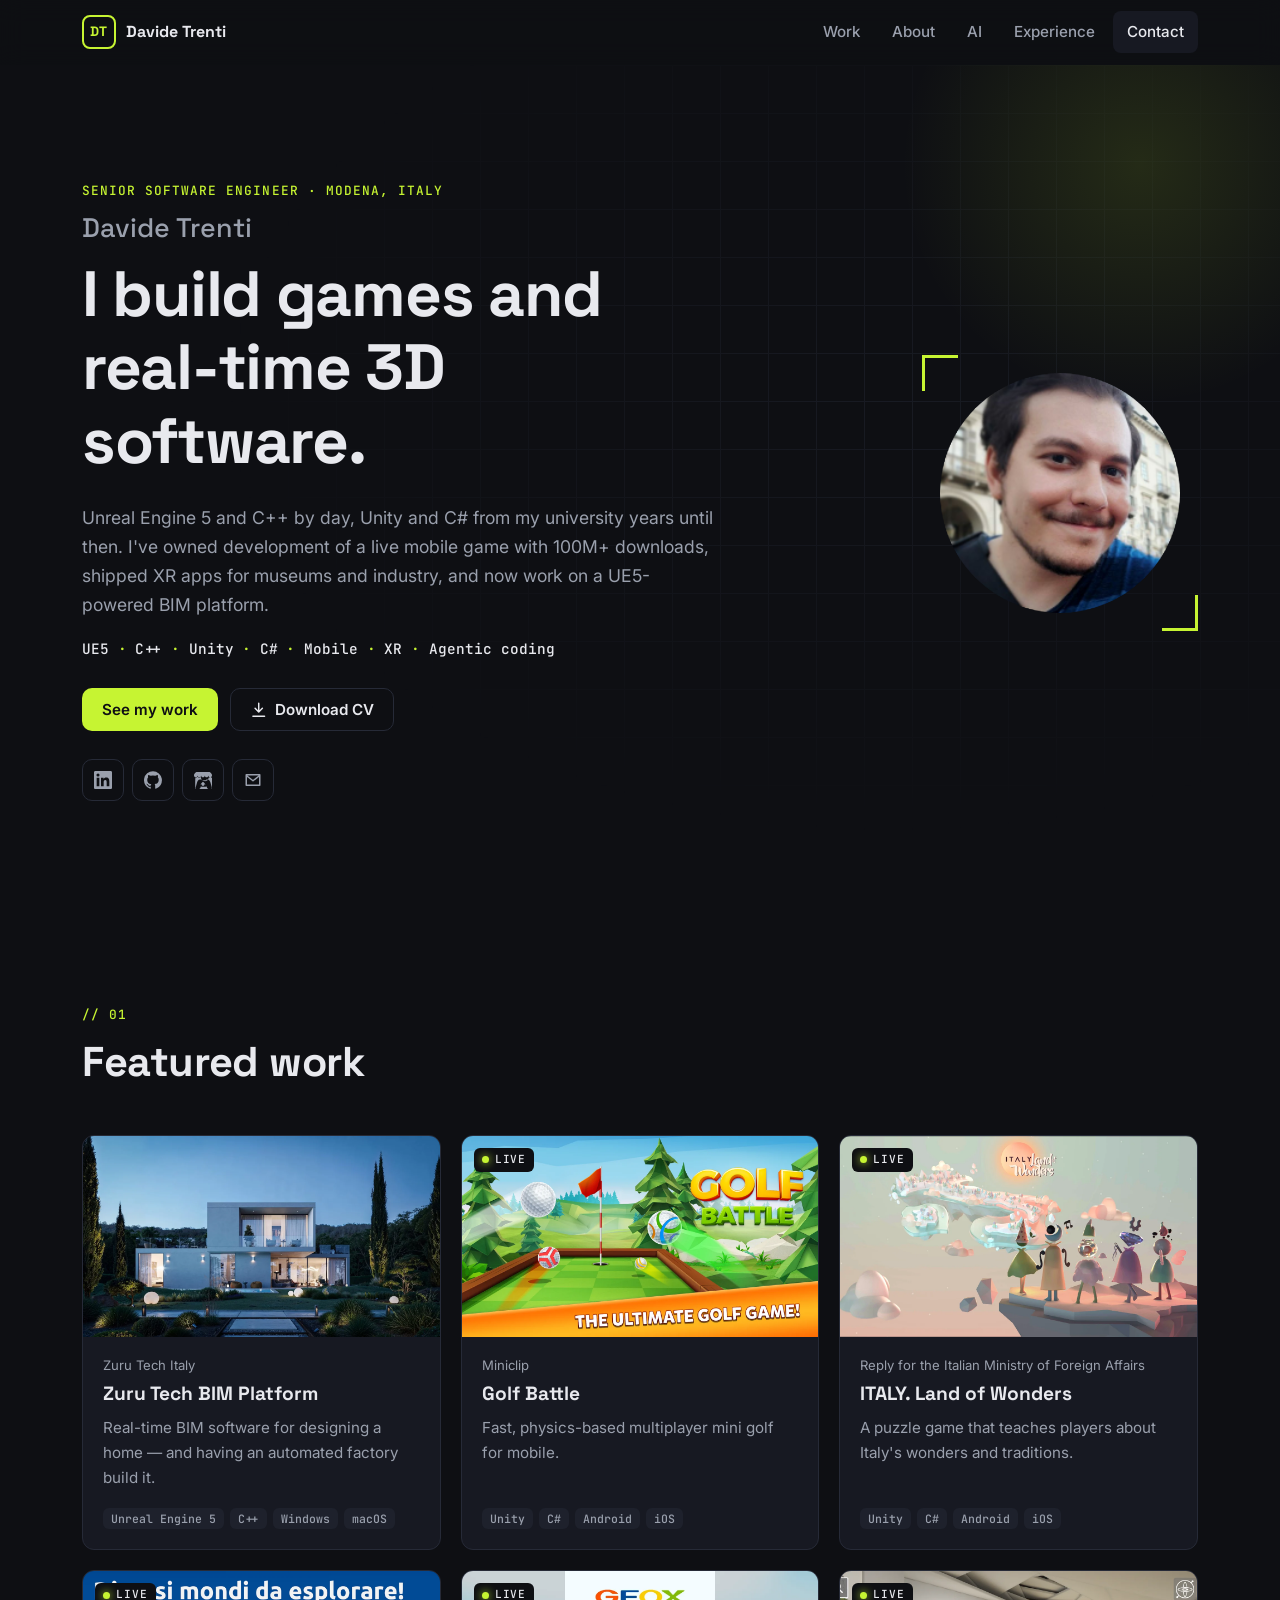
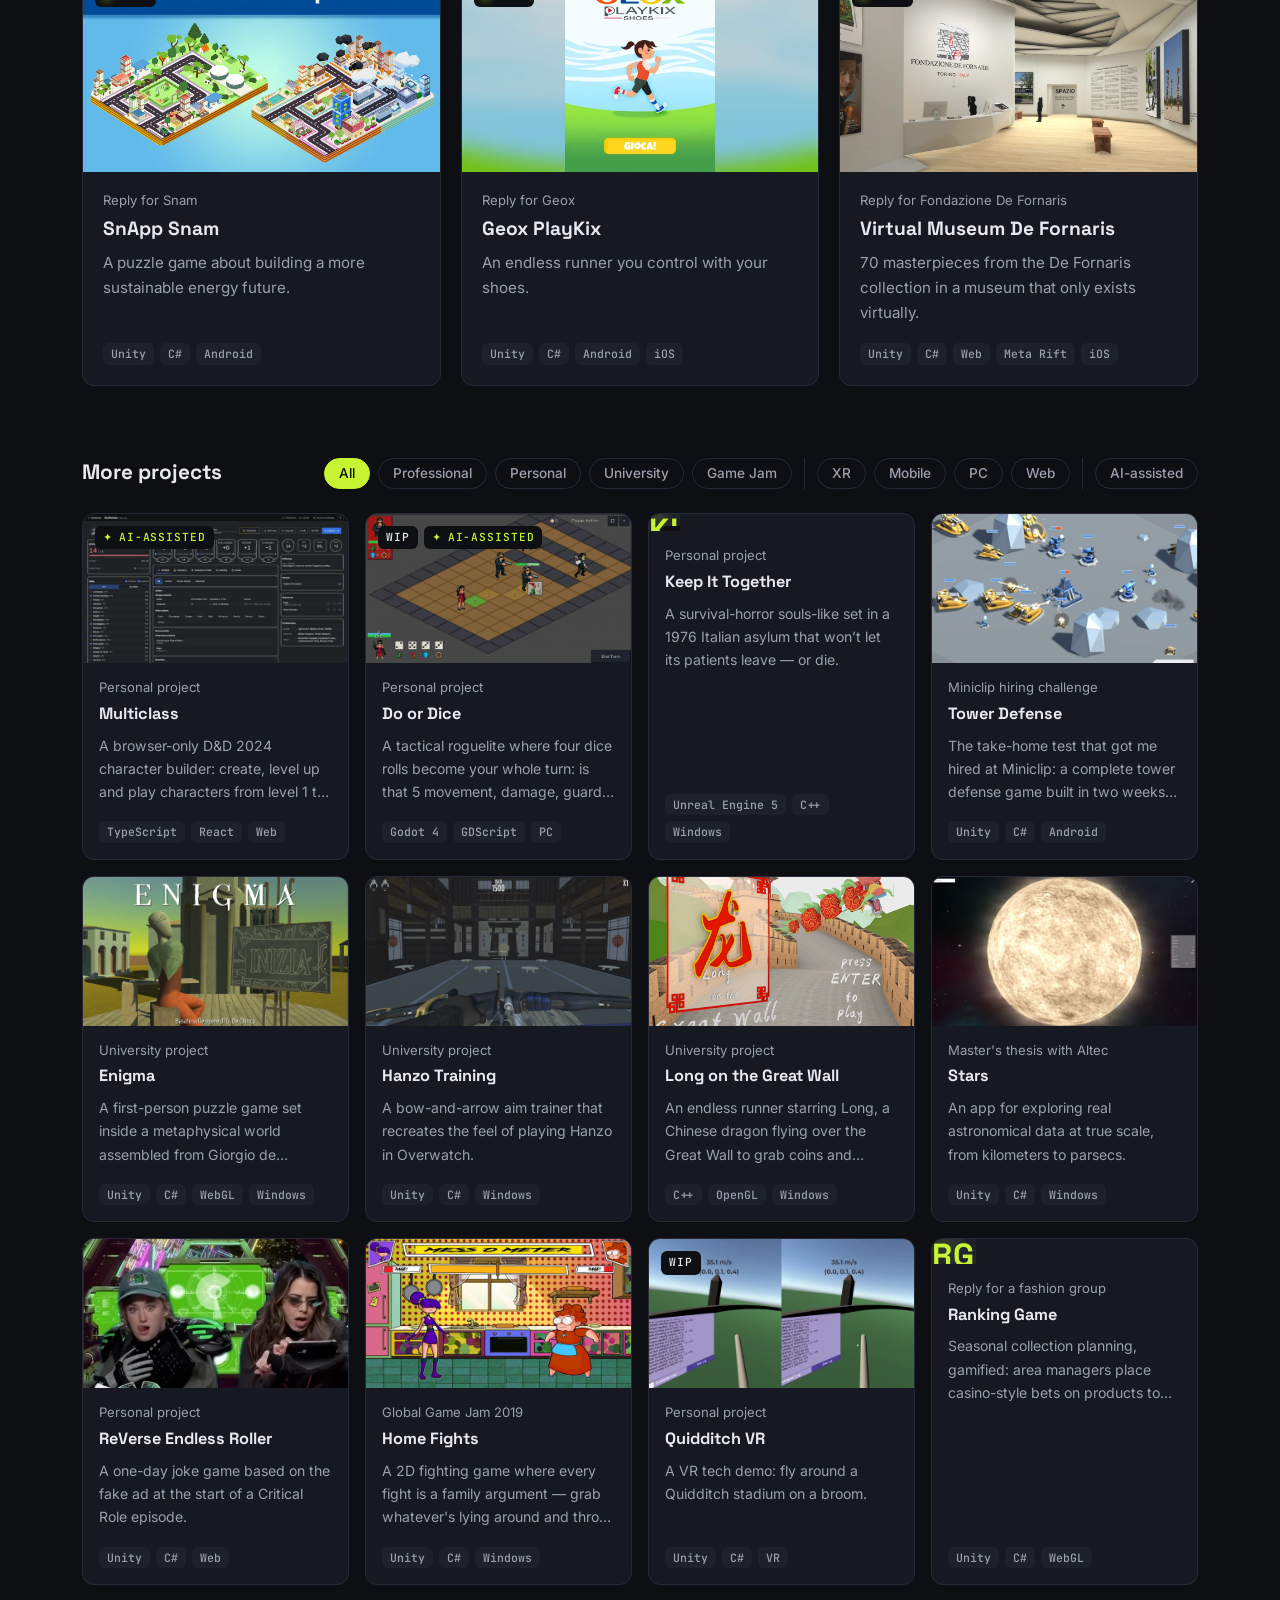
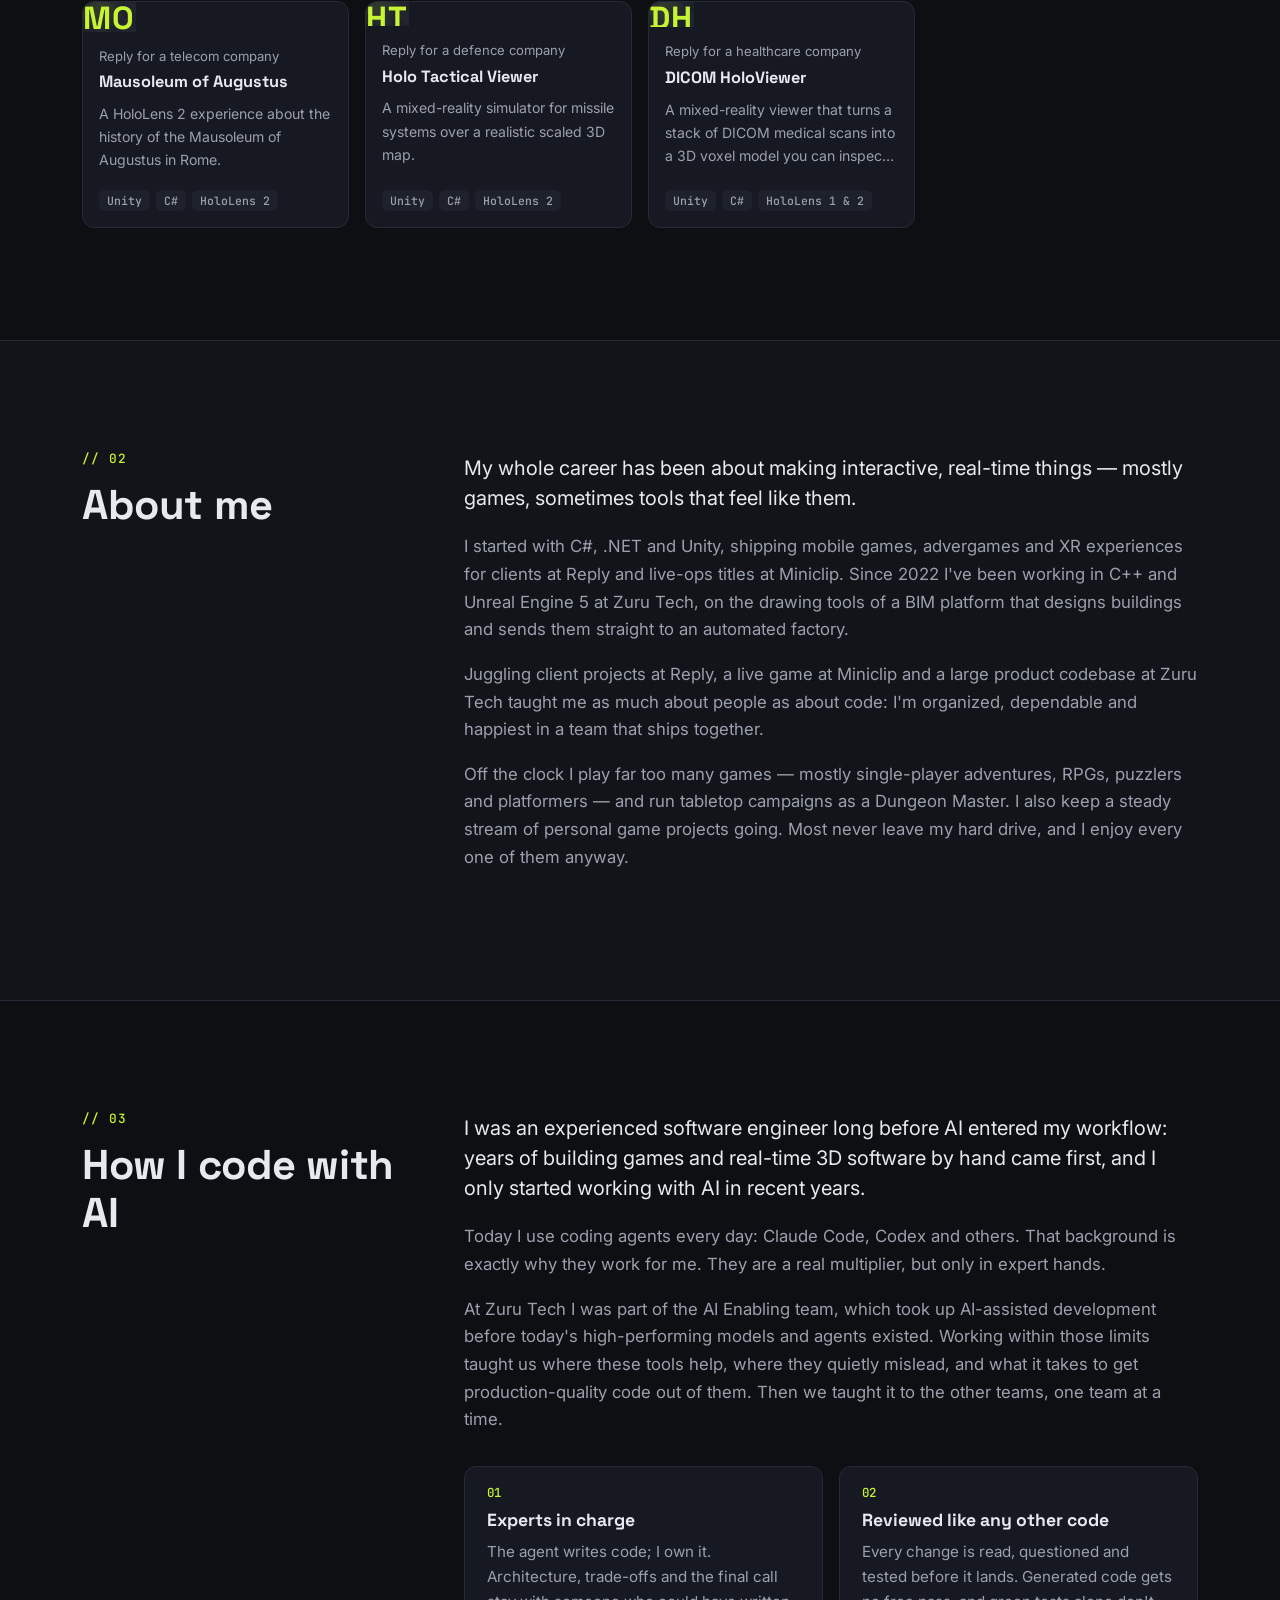
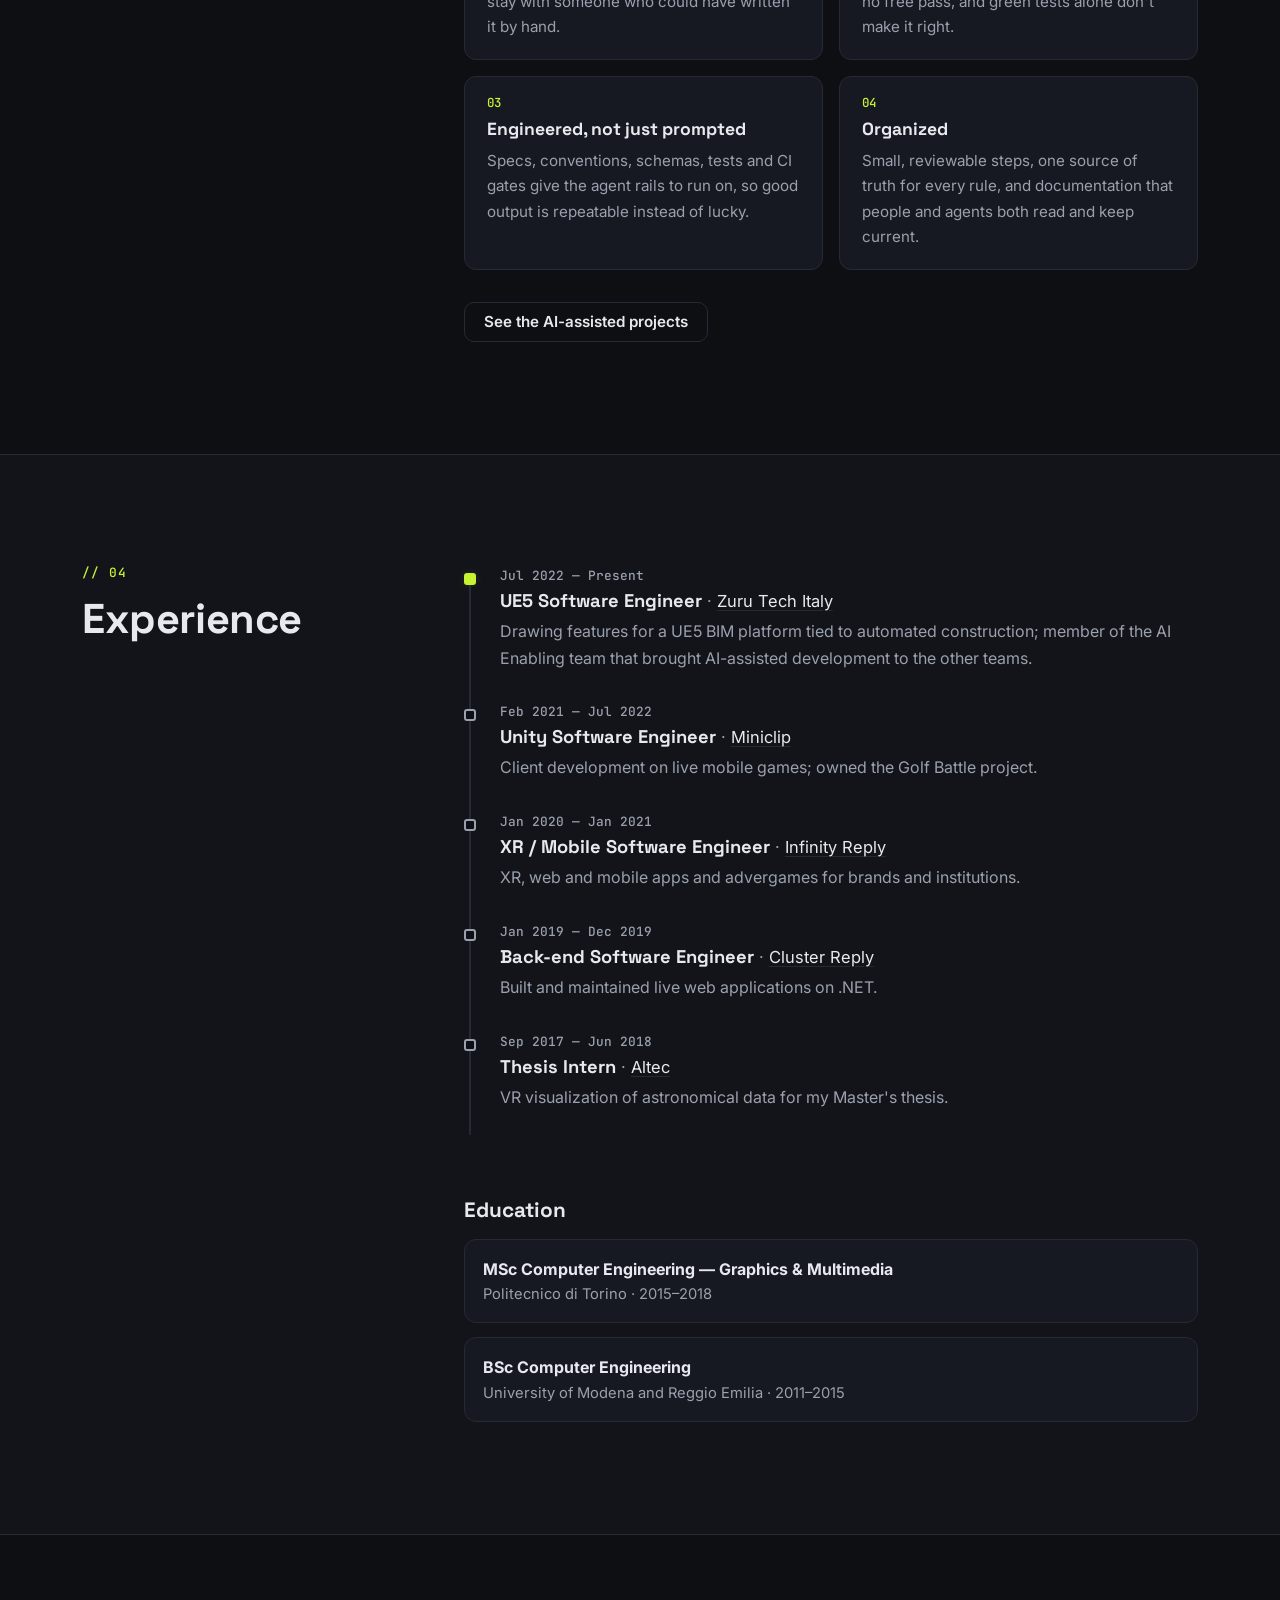
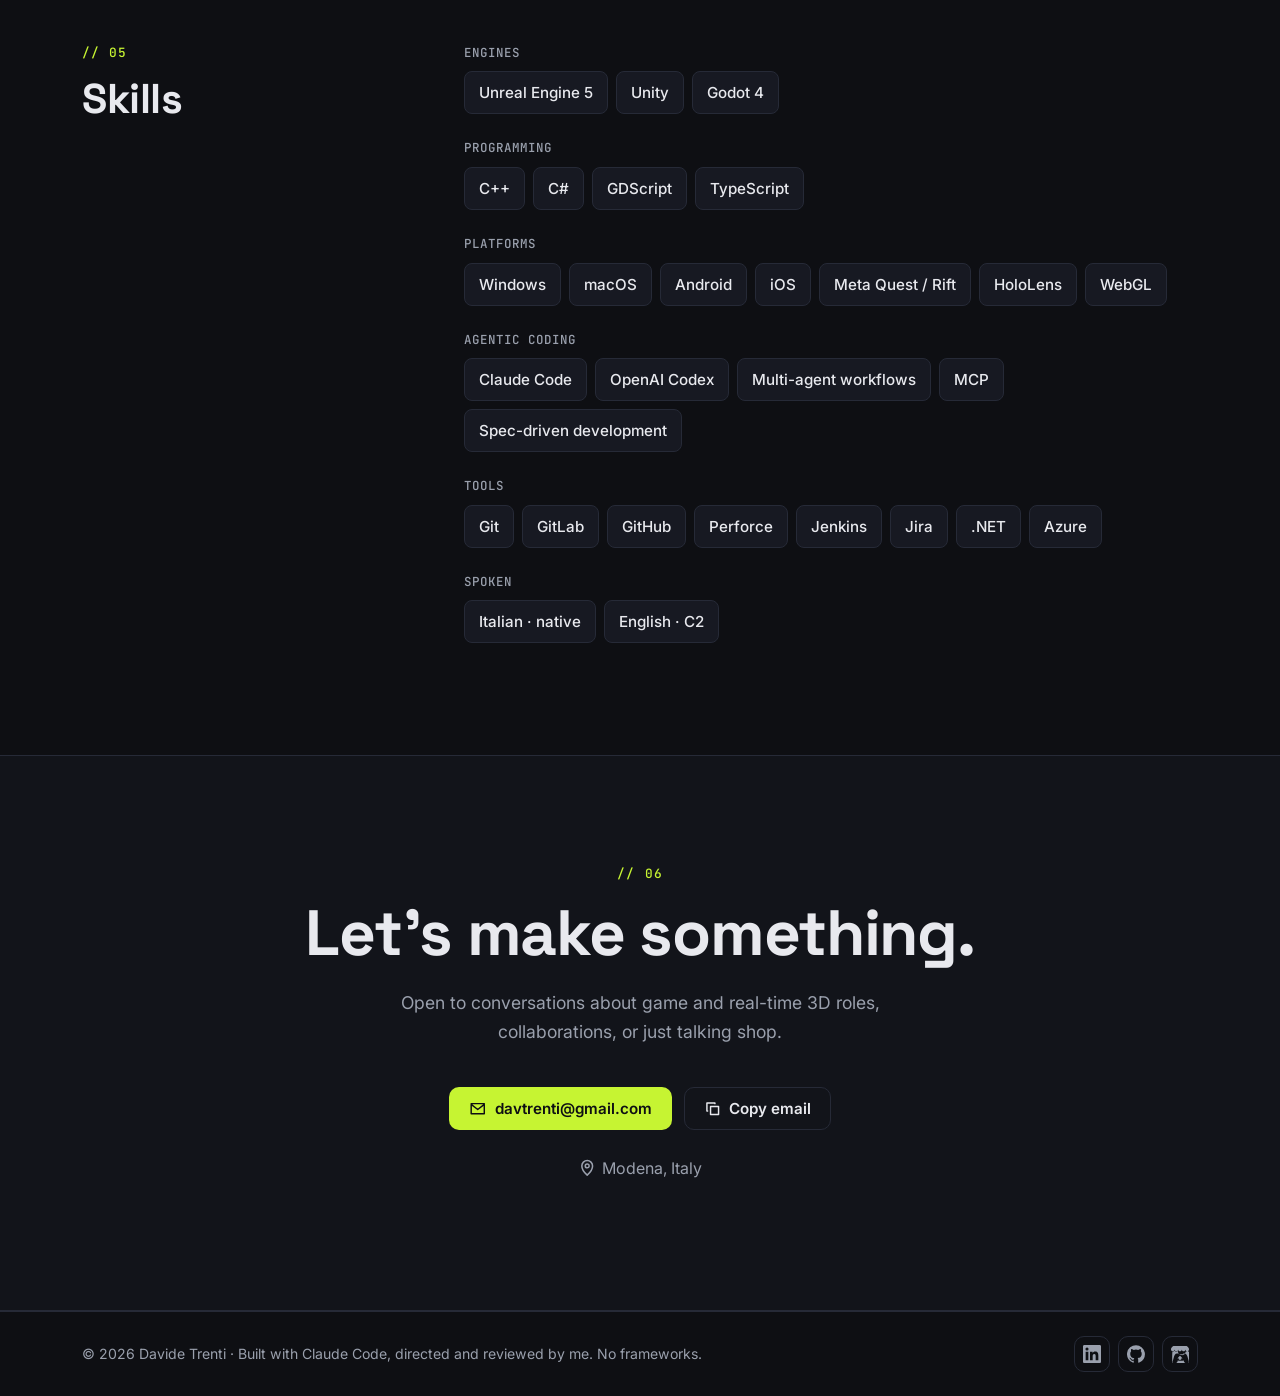
<file: index.html>
<!DOCTYPE html>
<html lang="en">

<head>
    <meta charset="utf-8">
    <meta name="viewport" content="width=device-width, initial-scale=1">
    <title>Davide Trenti</title>
    <!-- The portfolio lives at /portfolio/; this page only forwards there -->
    <meta http-equiv="refresh" content="0; url=portfolio/">
    <link rel="canonical" href="https://thirtiez.github.io/portfolio/">
    <link rel="icon" href="/favicon.ico">
    <meta name="theme-color" content="#0e0f13">

    <!-- Link previews for the bare domain -->
    <meta property="og:type" content="website">
    <meta property="og:url" content="https://thirtiez.github.io/portfolio/">
    <meta property="og:title" content="Davide Trenti — Senior Software Engineer, Games & Real-time 3D">
    <meta property="og:description" content="UE5, C++, Unity and C#. Mobile games, XR apps, real-time 3D tools and agentic coding.">
    <meta property="og:image" content="https://thirtiez.github.io/portfolio/assets/images/og-image.png">
    <meta name="twitter:card" content="summary_large_image">

    <!-- Runs before the meta refresh and keeps any #fragment, e.g. #project-golf-battle -->
    <script>location.replace('portfolio/' + location.hash);</script>
    <style>
        body { margin: 0; min-height: 100vh; display: grid; place-items: center; background: #0e0f13; color: #9aa0ad; font: 16px/1.5 system-ui, sans-serif; }
        a { color: #c6f432; }
    </style>
</head>

<body>
    <p>Moved to <a href="portfolio/">thirtiez.github.io/portfolio</a></p>
</body>

</html>
</file>
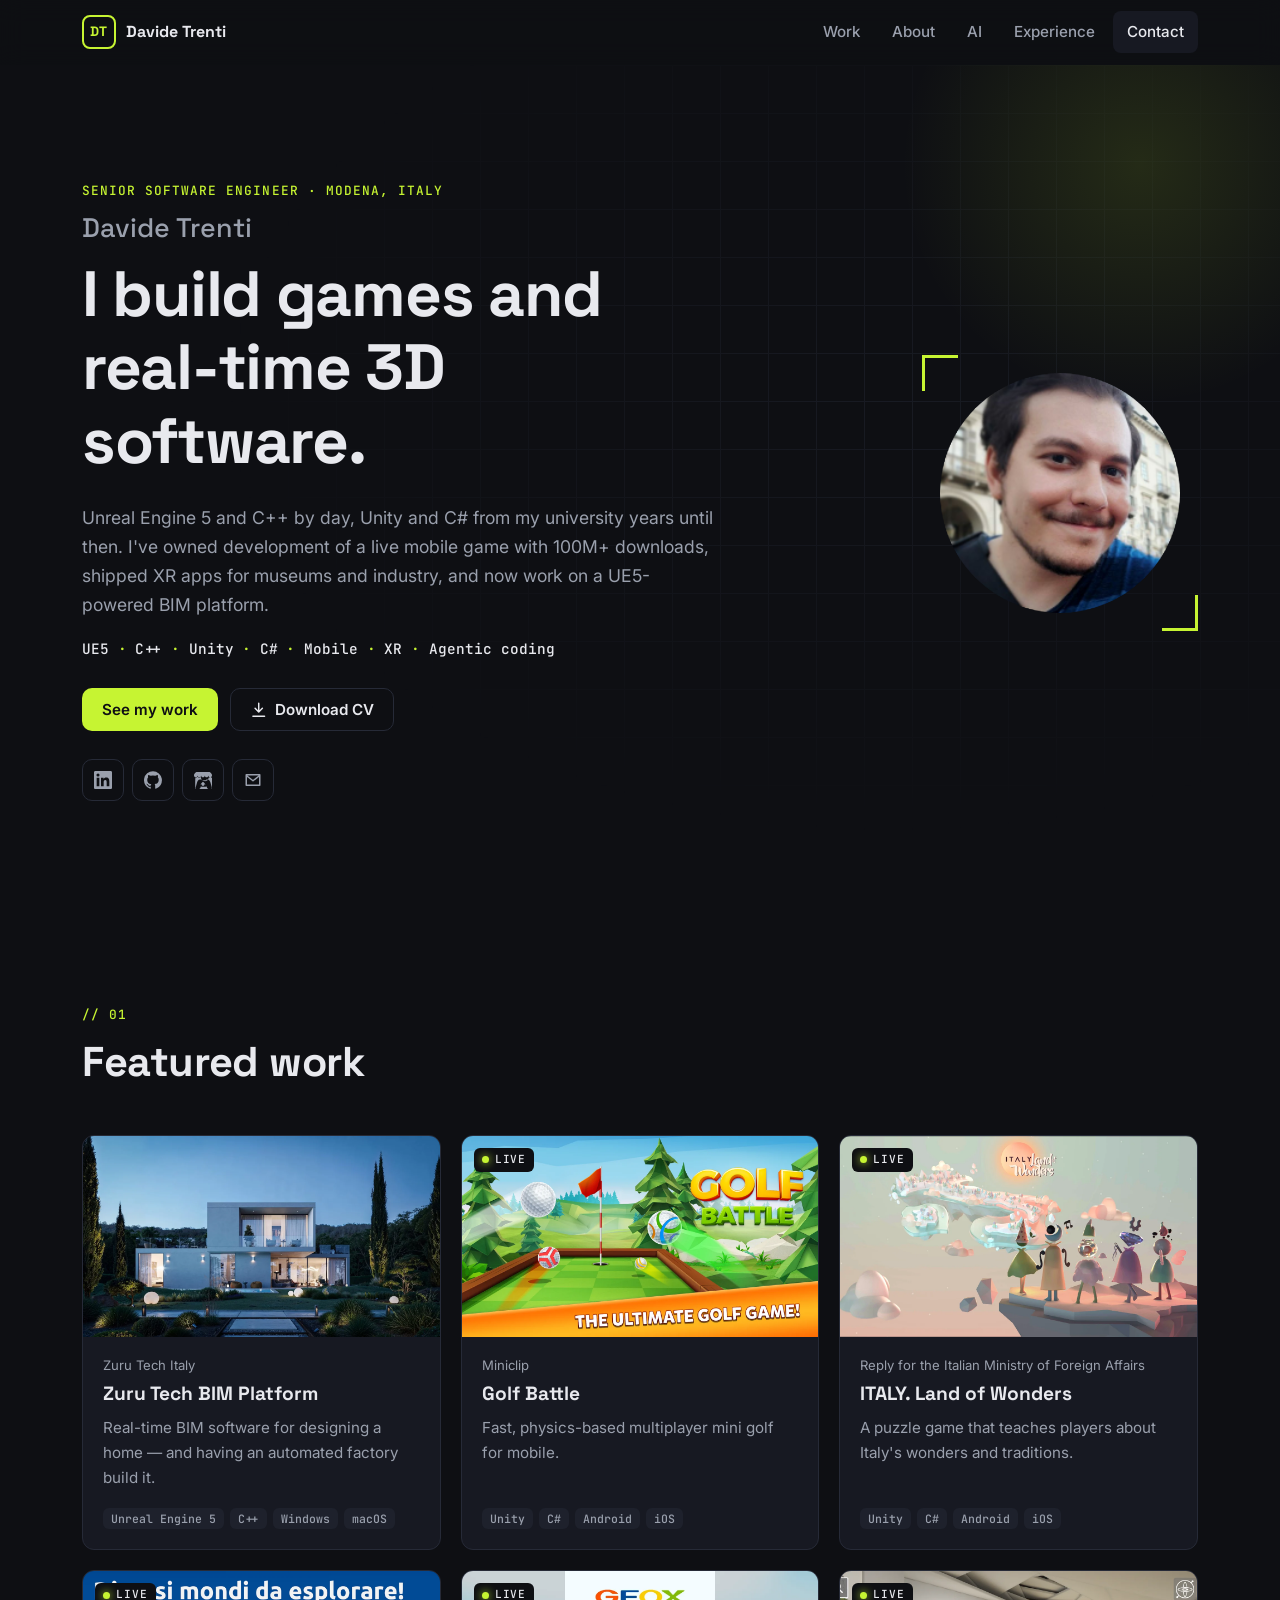
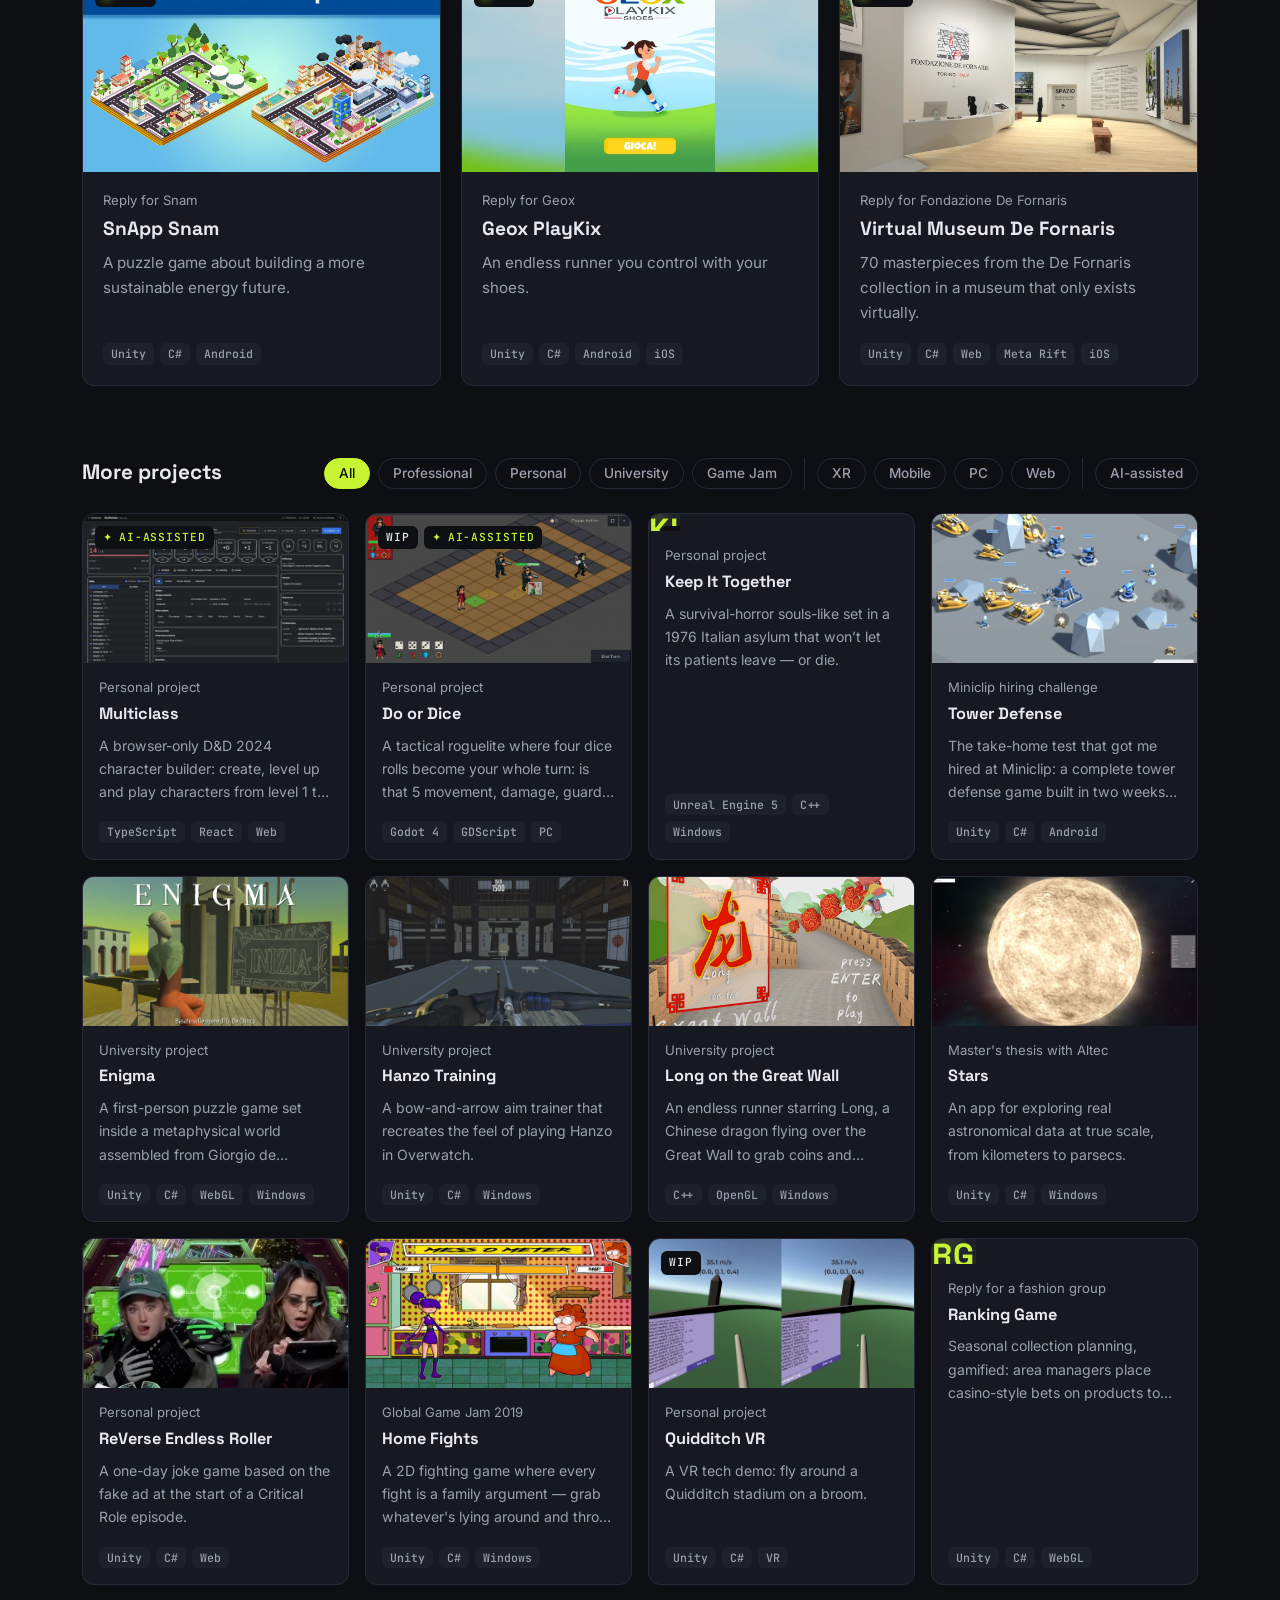
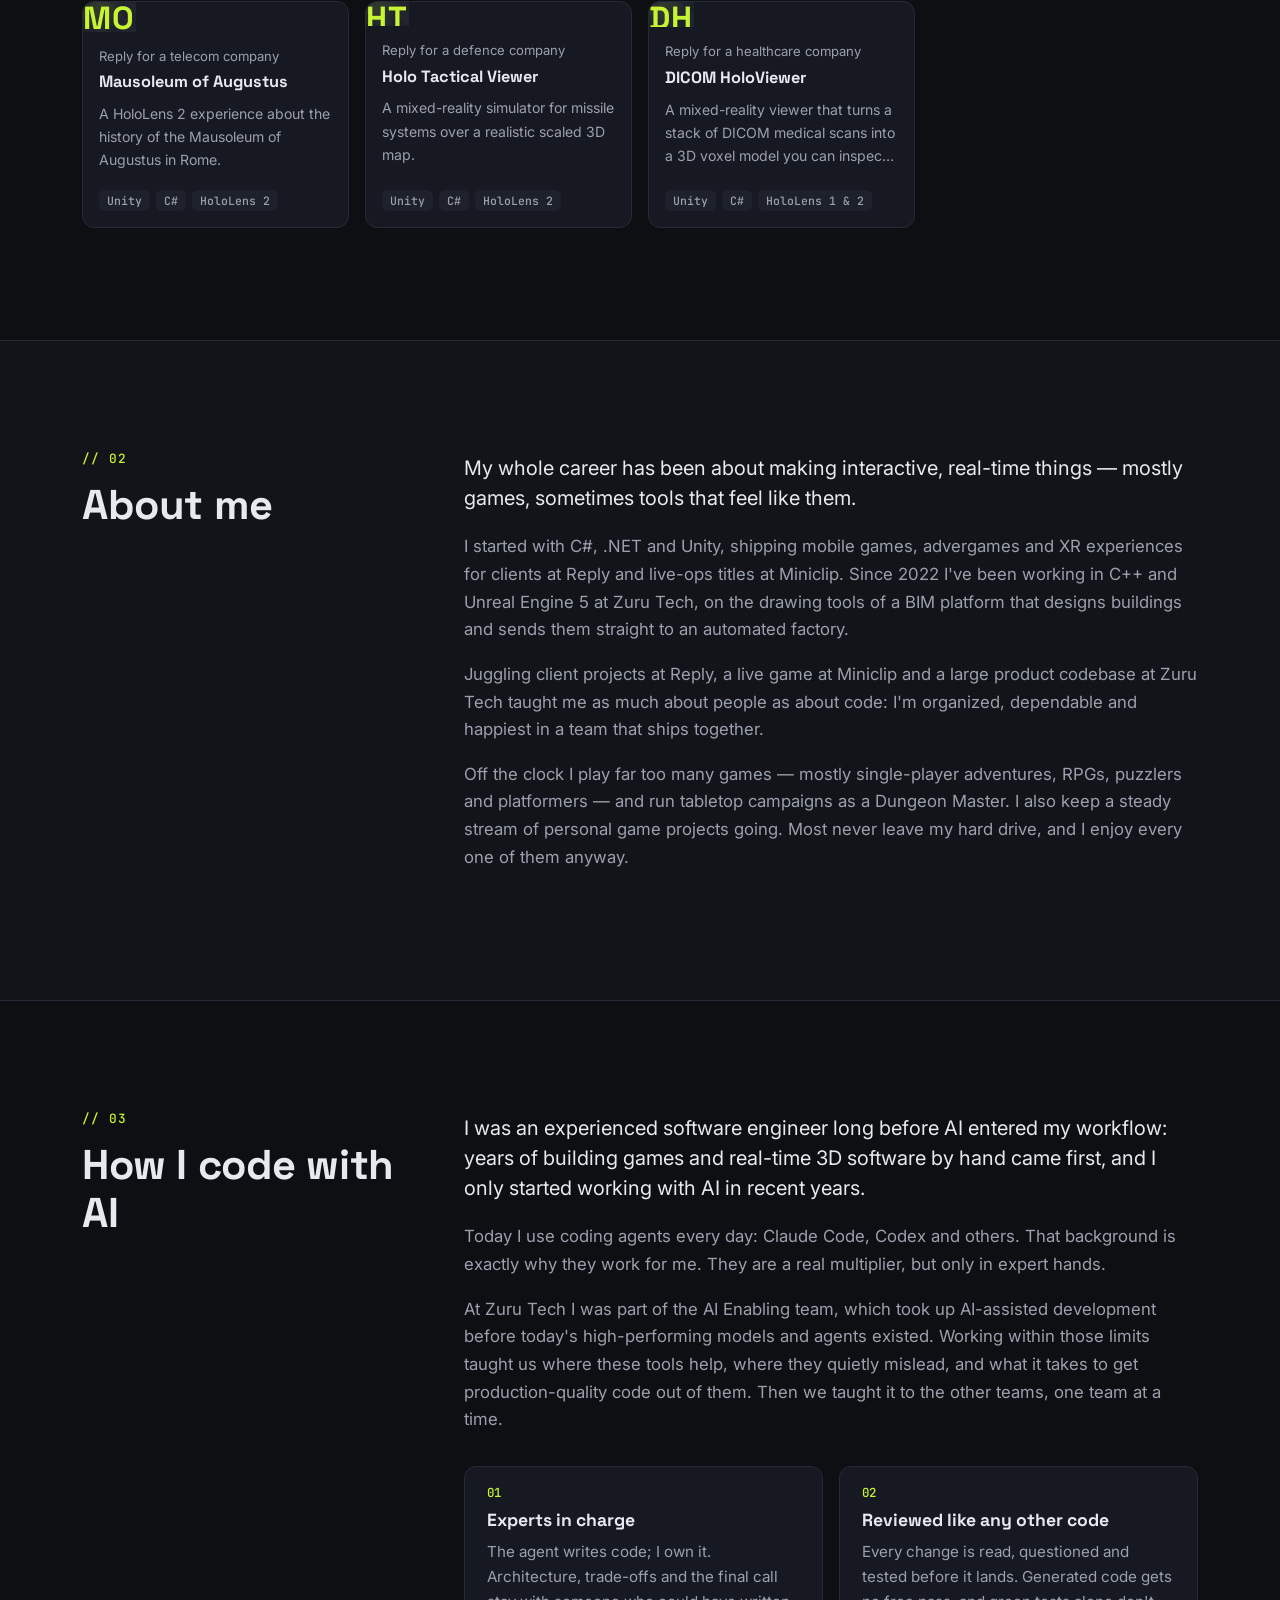
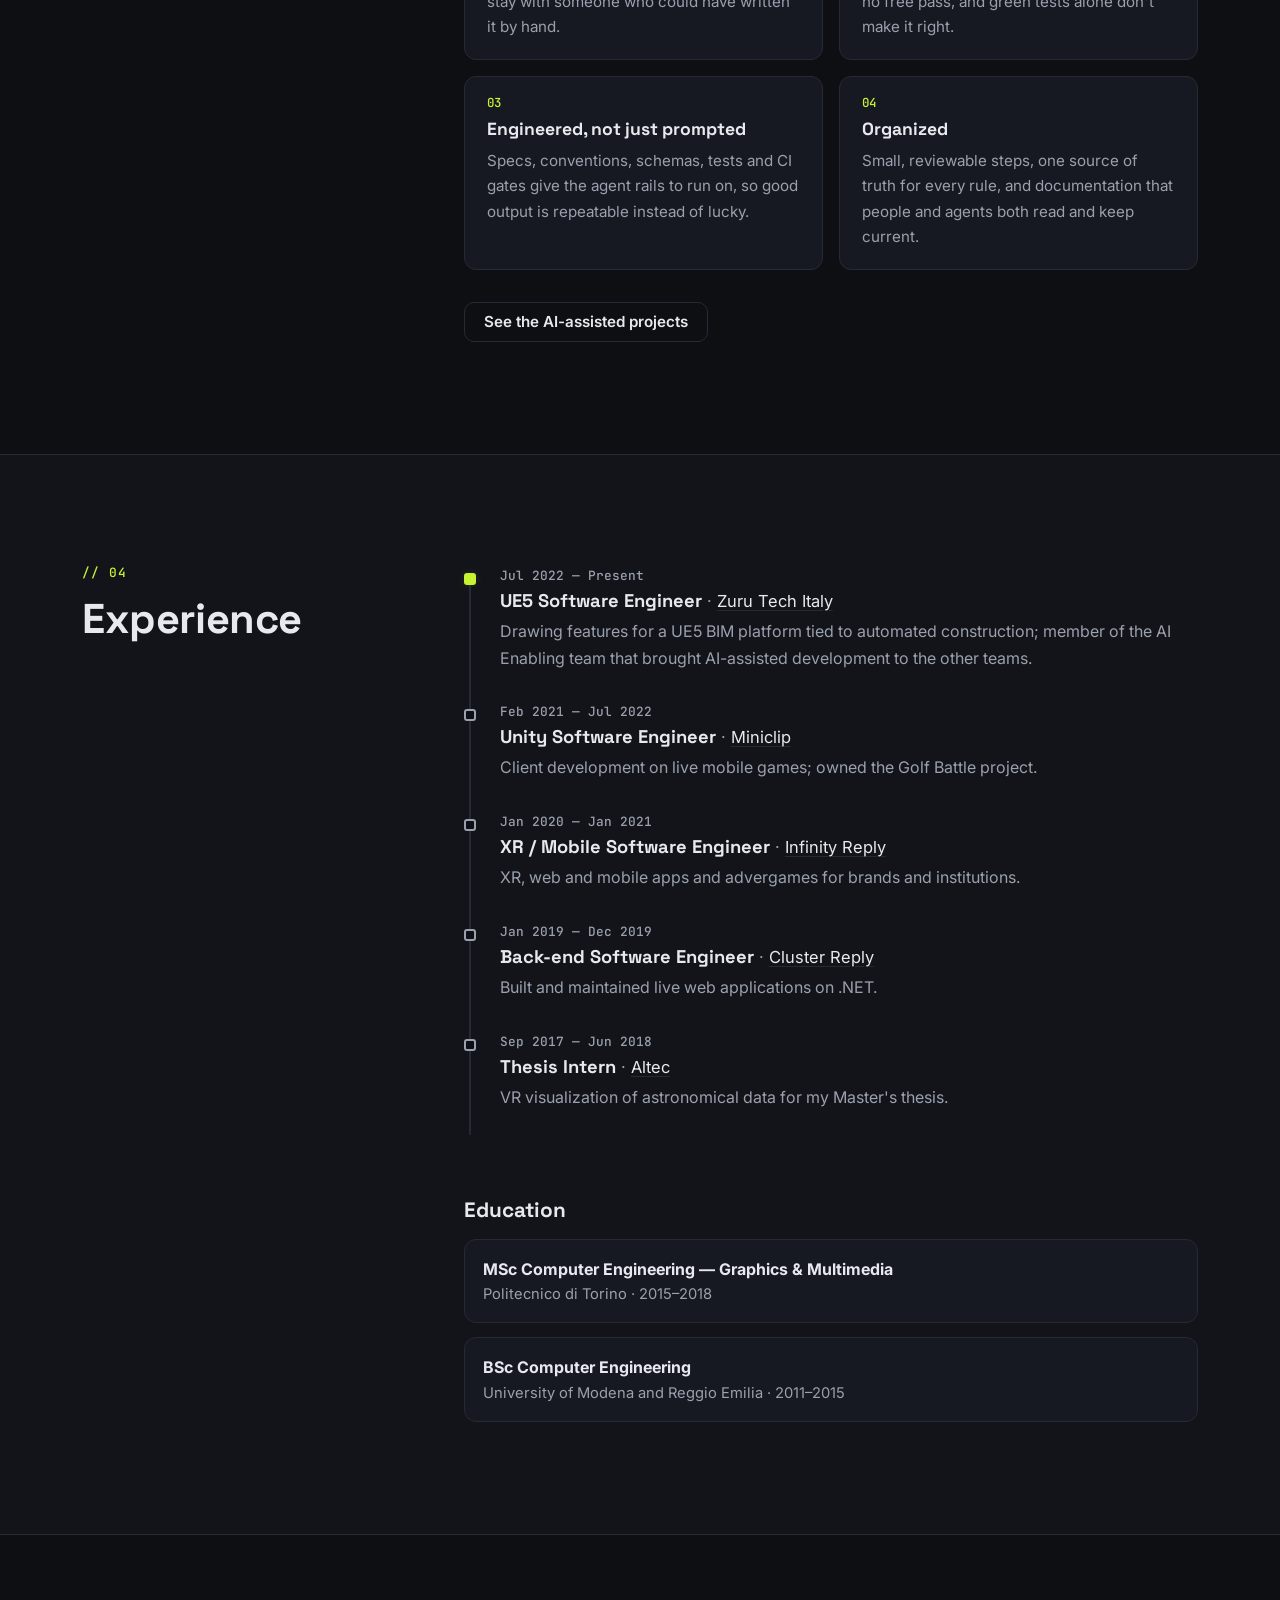
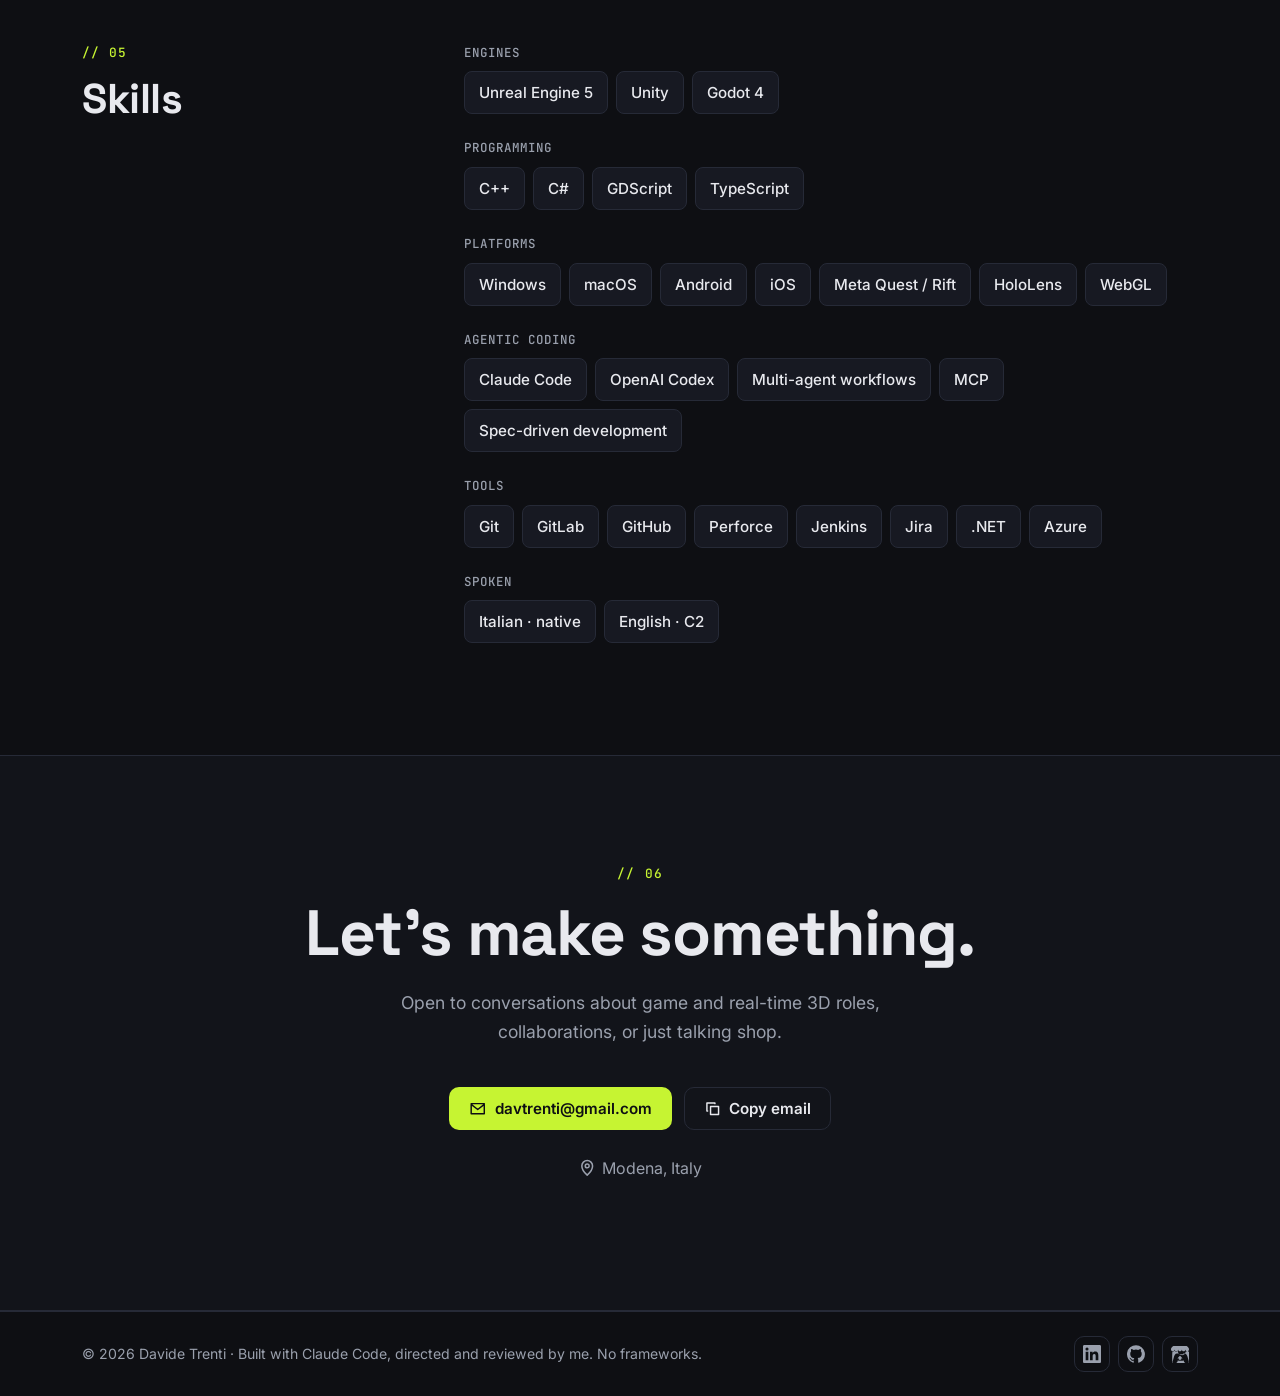
<file: portfolio/index.html>
<!DOCTYPE html>
<html lang="en">

<head>
    <meta charset="utf-8">
    <meta name="viewport" content="width=device-width, initial-scale=1">
    <title>Davide Trenti — Senior Software Engineer, Games &amp; Real-time 3D</title>
    <meta name="description" content="Senior software engineer building games and real-time 3D software with Unreal Engine 5, C++, Unity and C#, plus disciplined agentic coding. Mobile, XR and PC — from live-ops mobile games to UE5 BIM tools.">
    <meta name="author" content="Davide Trenti">
    <meta name="theme-color" content="#0e0f13">
    <link rel="canonical" href="https://thirtiez.github.io/portfolio/">
    <link rel="icon" href="/favicon.ico">

    <!-- Social preview -->
    <meta property="og:type" content="website">
    <meta property="og:url" content="https://thirtiez.github.io/portfolio/">
    <meta property="og:title" content="Davide Trenti — Senior Software Engineer, Games & Real-time 3D">
    <meta property="og:description" content="UE5, C++, Unity and C#. Mobile games, XR apps, real-time 3D tools and agentic coding.">
    <meta property="og:image" content="https://thirtiez.github.io/portfolio/assets/images/og-image.png">
    <meta property="og:image:width" content="1200">
    <meta property="og:image:height" content="630">
    <meta property="og:image:alt" content="Davide Trenti — I build games and real-time 3D software.">
    <meta name="twitter:card" content="summary_large_image">

    <script type="application/ld+json">
    {
        "@context": "https://schema.org",
        "@type": "Person",
        "name": "Davide Trenti",
        "jobTitle": "Senior Software Engineer",
        "url": "https://thirtiez.github.io/portfolio/",
        "image": "https://thirtiez.github.io/portfolio/assets/images/profile.png",
        "email": "mailto:davtrenti@gmail.com",
        "address": { "@type": "PostalAddress", "addressLocality": "Modena", "addressCountry": "IT" },
        "worksFor": { "@type": "Organization", "name": "Zuru Tech Italy" },
        "sameAs": [
            "https://www.linkedin.com/in/davide-trenti-202668138/",
            "https://github.com/Thirtiez",
            "https://thirties.itch.io/"
        ]
    }
    </script>

    <link rel="preconnect" href="https://fonts.googleapis.com">
    <link rel="preconnect" href="https://fonts.gstatic.com" crossorigin>
    <link rel="stylesheet" href="https://fonts.googleapis.com/css2?family=Inter:wght@400;500;600&family=JetBrains+Mono:wght@500&family=Space+Grotesk:wght@500;700&display=swap">
    <link rel="stylesheet" href="assets/css/main.css">
</head>

<body>
    <!-- Icon sprite -->
    <svg width="0" height="0" style="position:absolute" aria-hidden="true">
        <symbol id="i-linkedin" viewBox="0 0 24 24"><path fill="currentColor" d="M20.45 20.45h-3.56v-5.57c0-1.33-.02-3.04-1.85-3.04-1.85 0-2.14 1.45-2.14 2.94v5.67H9.35V9h3.41v1.56h.05c.48-.9 1.64-1.85 3.37-1.85 3.6 0 4.27 2.37 4.27 5.46v6.28zM5.34 7.43a2.06 2.06 0 1 1 0-4.13 2.06 2.06 0 0 1 0 4.13zM7.12 20.45H3.56V9h3.56v11.45zM22.22 0H1.77C.79 0 0 .77 0 1.73v20.54C0 23.23.79 24 1.77 24h20.45c.98 0 1.78-.77 1.78-1.73V1.73C24 .77 23.2 0 22.22 0z"/></symbol>
        <symbol id="i-github" viewBox="0 0 24 24"><path fill="currentColor" d="M12 .3a12 12 0 0 0-3.8 23.38c.6.12.83-.26.83-.57L9 21.07c-3.34.72-4.04-1.61-4.04-1.61-.55-1.39-1.34-1.76-1.34-1.76-1.08-.74.09-.73.09-.73 1.2.09 1.83 1.24 1.83 1.24 1.07 1.83 2.81 1.3 3.5 1 .1-.78.42-1.31.76-1.61-2.67-.3-5.47-1.33-5.47-5.93 0-1.31.47-2.38 1.24-3.22-.14-.3-.54-1.52.1-3.18 0 0 1-.32 3.3 1.23a11.5 11.5 0 0 1 6 0c2.28-1.55 3.29-1.23 3.29-1.23.64 1.66.24 2.88.12 3.18a4.65 4.65 0 0 1 1.23 3.22c0 4.61-2.8 5.63-5.48 5.92.42.36.81 1.1.81 2.22l-.01 3.29c0 .31.2.69.82.57A12 12 0 0 0 12 .3"/></symbol>
        <symbol id="i-itch" viewBox="0 0 24 24"><path fill="currentColor" d="M3.13 1.34C2.08 1.97.02 4.33 0 4.95v1.03c0 1.3 1.22 2.45 2.33 2.45 1.33 0 2.44-1.1 2.44-2.42 0 1.32 1.07 2.42 2.4 2.42s2.36-1.1 2.36-2.42c0 1.32 1.13 2.42 2.46 2.42h.02c1.33 0 2.46-1.1 2.46-2.42 0 1.32 1.03 2.42 2.36 2.42s2.4-1.1 2.4-2.42c0 1.32 1.11 2.42 2.44 2.42 1.11 0 2.33-1.15 2.33-2.45V4.95c-.02-.62-2.08-2.98-3.13-3.6-3.27-.12-5.54-.14-8.87-.14-3.33 0-7.87.05-8.87.14zm6.33 6.43a2.8 2.8 0 0 1-4.8 0 2.8 2.8 0 0 1-2.38 1.38c-.15 0-.3-.05-.43-.1-.17 1.88-.24 3.67-.27 4.98v.66c0 3.22-.32 10.42 1.42 12.2 2.7.63 7.67.92 12.66.92h.02c5 0 9.96-.3 12.66-.92 1.74-1.78 1.43-8.98 1.42-12.2v-.66c-.03-1.3-.1-3.1-.27-4.98-.13.05-.28.1-.43.1-1 0-1.86-.55-2.38-1.38a2.8 2.8 0 0 1-4.8 0 2.8 2.8 0 0 1-2.38 1.36h-.04A2.8 2.8 0 0 1 9.46 7.77zm-1.53 3.58c1.05 0 1.98 0 3.13 1.26a29.1 29.1 0 0 1 1.94-.12c.7 0 1.33.04 1.94.12 1.15-1.26 2.08-1.26 3.13-1.26.5 0 2.48 0 3.86 3.88l1.48 5.33c1.1 3.96-.35 4.06-2.16 4.06-2.68-.1-4.17-2.05-4.17-4a29.2 29.2 0 0 1-8.16 0c0 1.95-1.49 3.9-4.17 4-1.81 0-3.26-.1-2.16-4.06l1.48-5.33c1.38-3.88 3.36-3.88 3.86-3.88zM12 14.4s-2.85 2.62-3.36 3.55l1.86-.08v1.63c0 .07.75.05 1.5.01.75.04 1.5.06 1.5-.01v-1.63l1.86.08C14.85 17.02 12 14.4 12 14.4z"/></symbol>
        <symbol id="i-mail" viewBox="0 0 24 24"><path fill="none" stroke="currentColor" stroke-width="2" stroke-linecap="round" stroke-linejoin="round" d="M3 5h18v14H3zM3 6l9 7 9-7"/></symbol>
        <symbol id="i-download" viewBox="0 0 24 24"><path fill="none" stroke="currentColor" stroke-width="2" stroke-linecap="round" stroke-linejoin="round" d="M12 3v12m-5-5 5 5 5-5M4 21h16"/></symbol>
        <symbol id="i-external" viewBox="0 0 24 24"><path fill="none" stroke="currentColor" stroke-width="2" stroke-linecap="round" stroke-linejoin="round" d="M14 4h6v6M20 4l-9 9M18 14v6H4V6h6"/></symbol>
        <symbol id="i-copy" viewBox="0 0 24 24"><path fill="none" stroke="currentColor" stroke-width="2" stroke-linecap="round" stroke-linejoin="round" d="M9 9h11v11H9zM5 15H4V4h11v1"/></symbol>
        <symbol id="i-pin" viewBox="0 0 24 24"><path fill="none" stroke="currentColor" stroke-width="2" stroke-linecap="round" stroke-linejoin="round" d="M12 21s-7-6.2-7-12a7 7 0 0 1 14 0c0 5.8-7 12-7 12zm0-9.5a2.5 2.5 0 1 0 0-5 2.5 2.5 0 0 0 0 5z"/></symbol>
        <symbol id="i-close" viewBox="0 0 24 24"><path fill="none" stroke="currentColor" stroke-width="2" stroke-linecap="round" d="M6 6l12 12M18 6 6 18"/></symbol>
        <symbol id="i-menu" viewBox="0 0 24 24"><path fill="none" stroke="currentColor" stroke-width="2" stroke-linecap="round" d="M4 7h16M4 12h16M4 17h16"/></symbol>
    </svg>

    <a class="skip-link" href="#main">Skip to content</a>

    <header class="site-header">
        <nav class="nav container" aria-label="Main">
            <a class="brand" href="#top" aria-label="Davide Trenti, back to top"><span class="brand-mark">DT</span><span class="brand-name">Davide Trenti</span></a>
            <button class="nav-toggle" type="button" aria-expanded="false" aria-controls="nav-links" aria-label="Open menu">
                <svg class="icon"><use href="#i-menu"/></svg>
            </button>
            <ul class="nav-links" id="nav-links">
                <li><a href="#work">Work</a></li>
                <li><a href="#about">About</a></li>
                <li><a href="#ai">AI</a></li>
                <li><a href="#experience">Experience</a></li>
                <li><a class="nav-cta" href="#contact">Contact</a></li>
            </ul>
        </nav>
    </header>

    <main id="main">
        <!-- Hero -->
        <section class="hero" id="top">
            <div class="container hero-inner">
                <div class="hero-text">
                    <p class="eyebrow">Senior software engineer · Modena, Italy</p>
                    <h1 class="hero-title"><span class="hero-name">Davide Trenti</span>I build games and real-time 3D software.</h1>
                    <p class="hero-sub">Unreal Engine 5 and C++ by day, Unity and C# from my university years until then. I've owned development of a live mobile game with 100M+ downloads, shipped XR apps for museums and industry, and now work on a UE5-powered BIM platform.</p>
                    <ul class="tech-line" aria-label="Main technologies"><li>UE5</li><li>C++</li><li>Unity</li><li>C#</li><li>Mobile</li><li>XR</li><li>Agentic coding</li></ul>
                    <div class="hero-actions">
                        <a class="btn btn-primary" href="#work">See my work</a>
                        <a class="btn btn-ghost" href="assets/cv/Davide_Trenti_CV.pdf" download><svg class="icon"><use href="#i-download"/></svg>Download CV</a>
                    </div>
                    <ul class="socials" aria-label="Profiles">
                        <li><a href="https://www.linkedin.com/in/davide-trenti-202668138/" target="_blank" rel="noopener" aria-label="LinkedIn"><svg class="icon"><use href="#i-linkedin"/></svg></a></li>
                        <li><a href="https://github.com/Thirtiez" target="_blank" rel="noopener" aria-label="GitHub"><svg class="icon"><use href="#i-github"/></svg></a></li>
                        <li><a href="https://thirties.itch.io/" target="_blank" rel="noopener" aria-label="itch.io"><svg class="icon"><use href="#i-itch"/></svg></a></li>
                        <li><a href="mailto:davtrenti@gmail.com" aria-label="Email"><svg class="icon"><use href="#i-mail"/></svg></a></li>
                    </ul>
                </div>
                <div class="hero-photo">
                    <img src="assets/images/profile.png" alt="Portrait of Davide Trenti" width="200" height="200">
                </div>
            </div>
        </section>

        <!-- Work -->
        <section class="section" id="work" aria-labelledby="work-title">
            <div class="container">
                <p class="section-label">// 01</p>
                <h2 class="section-title" id="work-title">Featured work</h2>
                <div class="grid grid-featured" id="featured-grid"></div>

                <div class="more-head">
                    <h3 class="subsection-title">More projects</h3>
                    <div class="filters" role="group" aria-label="Filter projects" id="filters"></div>
                </div>
                <div class="grid grid-more" id="more-grid" aria-live="polite"></div>
                <noscript><p>Project list needs JavaScript. You can also find my work on <a href="https://github.com/Thirtiez">GitHub</a> and <a href="https://www.linkedin.com/in/davide-trenti-202668138/">LinkedIn</a>.</p></noscript>
            </div>
        </section>

        <!-- About -->
        <section class="section section-alt" id="about" aria-labelledby="about-title">
            <div class="container two-col">
                <div>
                    <p class="section-label">// 02</p>
                    <h2 class="section-title" id="about-title">About me</h2>
                </div>
                <div class="prose">
                    <p>My whole career has been about making interactive, real-time things — mostly games, sometimes tools that feel like them.</p>
                    <p>I started with C#, .NET and Unity, shipping mobile games, advergames and XR experiences for clients at Reply and live-ops titles at Miniclip. Since 2022 I've been working in C++ and Unreal Engine 5 at Zuru Tech, on the drawing tools of a BIM platform that designs buildings and sends them straight to an automated factory.</p>
                    <p>Juggling client projects at Reply, a live game at Miniclip and a large product codebase at Zuru Tech taught me as much about people as about code: I'm organized, dependable and happiest in a team that ships together.</p>
                    <p>Off the clock I play far too many games — mostly single-player adventures, RPGs, puzzlers and platformers — and run tabletop campaigns as a Dungeon Master. I also keep a steady stream of personal game projects going. Most never leave my hard drive, and I enjoy every one of them anyway.</p>
                </div>
            </div>
        </section>

        <!-- AI -->
        <section class="section" id="ai" aria-labelledby="ai-title">
            <div class="container two-col">
                <div>
                    <p class="section-label">// 03</p>
                    <h2 class="section-title" id="ai-title">How I code with AI</h2>
                </div>
                <div>
                    <div class="prose">
                        <p>I was an experienced software engineer long before AI entered my workflow: years of building games and real-time 3D software by hand came first, and I only started working with AI in recent years.</p>
                        <p>Today I use coding agents every day: Claude Code, Codex and others. That background is exactly why they work for me. They are a real multiplier, but only in expert hands.</p>
                        <p>At Zuru Tech I was part of the AI Enabling team, which took up AI-assisted development before today's high-performing models and agents existed. Working within those limits taught us where these tools help, where they quietly mislead, and what it takes to get production-quality code out of them. Then we taught it to the other teams, one team at a time.</p>
                    </div>
                    <ol class="principles">
                        <li>
                            <h3>Experts in charge</h3>
                            <p>The agent writes code; I own it. Architecture, trade-offs and the final call stay with someone who could have written it by hand.</p>
                        </li>
                        <li>
                            <h3>Reviewed like any other code</h3>
                            <p>Every change is read, questioned and tested before it lands. Generated code gets no free pass, and green tests alone don't make it right.</p>
                        </li>
                        <li>
                            <h3>Engineered, not just prompted</h3>
                            <p>Specs, conventions, schemas, tests and CI gates give the agent rails to run on, so good output is repeatable instead of lucky.</p>
                        </li>
                        <li>
                            <h3>Organized</h3>
                            <p>Small, reviewable steps, one source of truth for every rule, and documentation that people and agents both read and keep current.</p>
                        </li>
                    </ol>
                    <a class="btn btn-ghost" href="#work" data-filter-link="ai">See the AI-assisted projects</a>
                </div>
            </div>
        </section>

        <!-- Experience -->
        <section class="section section-alt" id="experience" aria-labelledby="exp-title">
            <div class="container two-col">
                <div>
                    <p class="section-label">// 04</p>
                    <h2 class="section-title" id="exp-title">Experience</h2>
                </div>
                <div>
                    <ol class="timeline">
                        <li>
                            <p class="tl-date">Jul 2022 — Present</p>
                            <h3 class="tl-role">UE5 Software Engineer <span>· <a href="https://www.zuru.tech/" target="_blank" rel="noopener">Zuru Tech Italy</a></span></h3>
                            <p>Drawing features for a UE5 BIM platform tied to automated construction; member of the AI Enabling team that brought AI-assisted development to the other teams.</p>
                        </li>
                        <li>
                            <p class="tl-date">Feb 2021 — Jul 2022</p>
                            <h3 class="tl-role">Unity Software Engineer <span>· <a href="https://www.miniclip.com/" target="_blank" rel="noopener">Miniclip</a></span></h3>
                            <p>Client development on live mobile games; owned the Golf Battle project.</p>
                        </li>
                        <li>
                            <p class="tl-date">Jan 2020 — Jan 2021</p>
                            <h3 class="tl-role">XR / Mobile Software Engineer <span>· <a href="https://www.reply.com/infinity-reply/en" target="_blank" rel="noopener">Infinity Reply</a></span></h3>
                            <p>XR, web and mobile apps and advergames for brands and institutions.</p>
                        </li>
                        <li>
                            <p class="tl-date">Jan 2019 — Dec 2019</p>
                            <h3 class="tl-role">Back-end Software Engineer <span>· <a href="https://www.reply.com/cluster-reply-italy/it" target="_blank" rel="noopener">Cluster Reply</a></span></h3>
                            <p>Built and maintained live web applications on .NET.</p>
                        </li>
                        <li>
                            <p class="tl-date">Sep 2017 — Jun 2018</p>
                            <h3 class="tl-role">Thesis Intern <span>· <a href="https://www.altecspace.it/en/" target="_blank" rel="noopener">Altec</a></span></h3>
                            <p>VR visualization of astronomical data for my Master's thesis.</p>
                        </li>
                    </ol>

                    <h3 class="subsection-title">Education</h3>
                    <ul class="edu">
                        <li><strong>MSc Computer Engineering — Graphics &amp; Multimedia</strong><span>Politecnico di Torino · 2015–2018</span></li>
                        <li><strong>BSc Computer Engineering</strong><span>University of Modena and Reggio Emilia · 2011–2015</span></li>
                    </ul>
                </div>
            </div>
        </section>

        <!-- Skills -->
        <section class="section" id="skills" aria-labelledby="skills-title">
            <div class="container two-col">
                <div>
                    <p class="section-label">// 05</p>
                    <h2 class="section-title" id="skills-title">Skills</h2>
                </div>
                <div>
                    <dl class="skills">
                        <div><dt>Engines</dt><dd><span>Unreal Engine 5</span><span>Unity</span><span>Godot 4</span></dd></div>
                        <div><dt>Programming</dt><dd><span>C++</span><span>C#</span><span>GDScript</span><span>TypeScript</span></dd></div>
                        <div><dt>Platforms</dt><dd><span>Windows</span><span>macOS</span><span>Android</span><span>iOS</span><span>Meta Quest / Rift</span><span>HoloLens</span><span>WebGL</span></dd></div>
                        <div><dt>Agentic coding</dt><dd><span>Claude Code</span><span>OpenAI Codex</span><span>Multi-agent workflows</span><span>MCP</span><span>Spec-driven development</span></dd></div>
                        <div><dt>Tools</dt><dd><span>Git</span><span>GitLab</span><span>GitHub</span><span>Perforce</span><span>Jenkins</span><span>Jira</span><span>.NET</span><span>Azure</span></dd></div>
                        <div><dt>Spoken</dt><dd><span>Italian · native</span><span>English · C2</span></dd></div>
                    </dl>
                </div>
            </div>
        </section>

        <!-- Contact -->
        <section class="section section-alt contact" id="contact" aria-labelledby="contact-title">
            <div class="container contact-inner">
                <p class="section-label">// 06</p>
                <h2 class="contact-title" id="contact-title">Let's make something.</h2>
                <p class="contact-text">Open to conversations about game and real-time 3D roles, collaborations, or just talking shop.</p>
                <div class="contact-actions">
                    <a class="btn btn-primary" href="mailto:davtrenti@gmail.com"><svg class="icon"><use href="#i-mail"/></svg>davtrenti@gmail.com</a>
                    <button class="btn btn-ghost" type="button" id="copy-email" data-email="davtrenti@gmail.com"><svg class="icon"><use href="#i-copy"/></svg><span>Copy email</span></button>
                </div>
                <p class="contact-meta"><svg class="icon"><use href="#i-pin"/></svg>Modena, Italy</p>
            </div>
        </section>
    </main>

    <footer class="site-footer">
        <div class="container footer-inner">
            <p>© <span id="year">2026</span> Davide Trenti · Built with Claude Code, directed and reviewed by me. No frameworks.</p>
            <ul class="socials socials-sm" aria-label="Profiles">
                <li><a href="https://www.linkedin.com/in/davide-trenti-202668138/" target="_blank" rel="noopener" aria-label="LinkedIn"><svg class="icon"><use href="#i-linkedin"/></svg></a></li>
                <li><a href="https://github.com/Thirtiez" target="_blank" rel="noopener" aria-label="GitHub"><svg class="icon"><use href="#i-github"/></svg></a></li>
                <li><a href="https://thirties.itch.io/" target="_blank" rel="noopener" aria-label="itch.io"><svg class="icon"><use href="#i-itch"/></svg></a></li>
            </ul>
        </div>
    </footer>

    <!-- Project details -->
    <dialog class="modal" id="project-modal" aria-labelledby="modal-title">
        <button class="modal-close" type="button" aria-label="Close"><svg class="icon"><use href="#i-close"/></svg></button>
        <div class="modal-body" id="modal-body"></div>
    </dialog>

    <script src="assets/js/projects.js"></script>
    <script src="assets/js/main.js"></script>
</body>

</html>
</file>
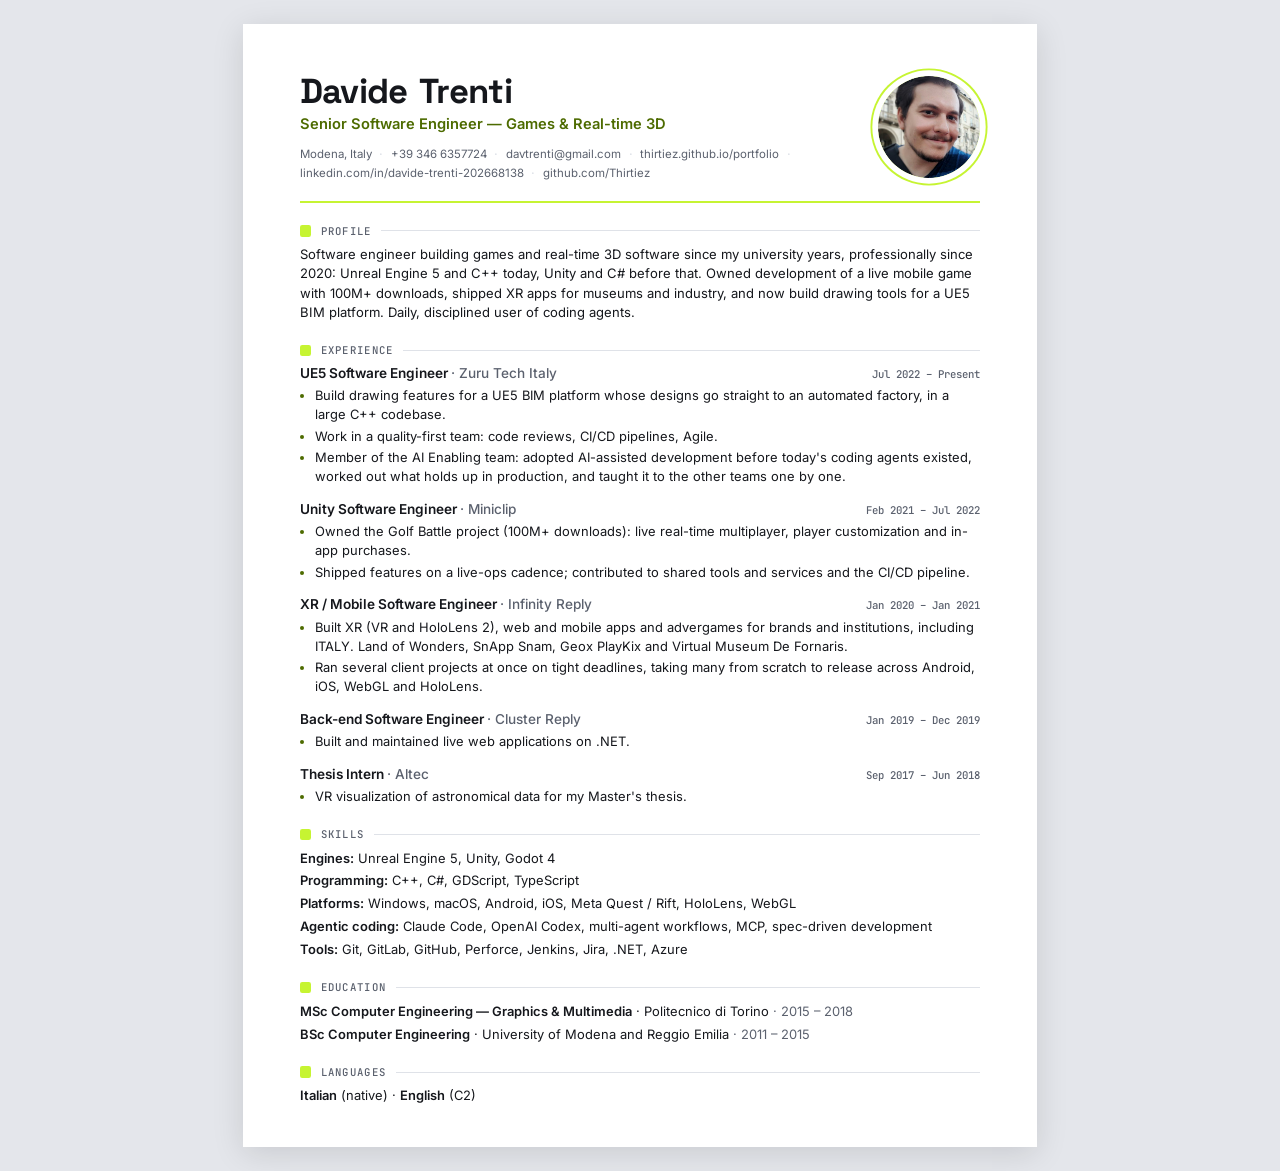
<file: portfolio/cv/index.html>
<!DOCTYPE html>
<html lang="en">

<head>
    <meta charset="utf-8">
    <meta name="viewport" content="width=device-width, initial-scale=1">
    <title>Davide Trenti — CV</title>
    <meta name="description" content="CV of Davide Trenti, senior software engineer building games and real-time 3D software with Unreal Engine 5, C++, Unity and C#.">
    <meta name="author" content="Davide Trenti">
    <meta name="robots" content="noindex">
    <link rel="icon" href="/favicon.ico">

    <link rel="preconnect" href="https://fonts.googleapis.com">
    <link rel="preconnect" href="https://fonts.gstatic.com" crossorigin>
    <link rel="stylesheet" href="https://fonts.googleapis.com/css2?family=Inter:wght@400;500;600&family=JetBrains+Mono:wght@500&family=Space+Grotesk:wght@500;700&display=swap">
    <link rel="stylesheet" href="cv.css">
</head>

<body>
    <main class="sheet">
        <!-- Header -->
        <header class="cv-header">
            <div class="cv-id">
                <h1 class="cv-name">Davide Trenti</h1>
                <p class="cv-role">Senior Software Engineer — Games &amp; Real-time 3D</p>
                <ul class="cv-contact">
                    <li>Modena, Italy</li>
                    <li><a href="tel:+393466357724">+39 346 6357724</a></li>
                    <li><a href="mailto:davtrenti@gmail.com">davtrenti@gmail.com</a></li>
                    <li><a href="https://thirtiez.github.io/portfolio/">thirtiez.github.io/portfolio</a></li>
                    <li><a href="https://www.linkedin.com/in/davide-trenti-202668138/">linkedin.com/in/davide-trenti-202668138</a></li>
                    <li><a href="https://github.com/Thirtiez">github.com/Thirtiez</a></li>
                </ul>
            </div>
            <img class="cv-photo" src="../assets/images/profile.png" alt="Portrait of Davide Trenti" width="96" height="96">
        </header>

        <!-- Summary -->
        <section class="cv-section">
            <h2 class="cv-label">Profile</h2>
            <p class="cv-summary">Software engineer building games and real-time 3D software since my university years, professionally since 2020: Unreal Engine 5 and C++ today, Unity and C# before that. Owned development of a live mobile game with 100M+ downloads, shipped XR apps for museums and industry, and now build drawing tools for a UE5 BIM platform. Daily, disciplined user of coding agents.</p>
        </section>

        <!-- Experience -->
        <section class="cv-section">
            <h2 class="cv-label">Experience</h2>
            <ol class="jobs">
                <li class="job">
                    <div class="job-head">
                        <h3 class="job-role">UE5 Software Engineer <span class="job-org">· Zuru Tech Italy</span></h3>
                        <p class="job-date">Jul 2022 – Present</p>
                    </div>
                    <ul class="job-points">
                        <li>Build drawing features for a UE5 BIM platform whose designs go straight to an automated factory, in a large C++ codebase.</li>
                        <li>Work in a quality-first team: code reviews, CI/CD pipelines, Agile.</li>
                        <li>Member of the AI Enabling team: adopted AI-assisted development before today's coding agents existed, worked out what holds up in production, and taught it to the other teams one by one.</li>
                    </ul>
                </li>
                <li class="job">
                    <div class="job-head">
                        <h3 class="job-role">Unity Software Engineer <span class="job-org">· Miniclip</span></h3>
                        <p class="job-date">Feb 2021 – Jul 2022</p>
                    </div>
                    <ul class="job-points">
                        <li>Owned the Golf Battle project (100M+ downloads): live real-time multiplayer, player customization and in-app purchases.</li>
                        <li>Shipped features on a live-ops cadence; contributed to shared tools and services and the CI/CD pipeline.</li>
                    </ul>
                </li>
                <li class="job">
                    <div class="job-head">
                        <h3 class="job-role">XR / Mobile Software Engineer <span class="job-org">· Infinity Reply</span></h3>
                        <p class="job-date">Jan 2020 – Jan 2021</p>
                    </div>
                    <ul class="job-points">
                        <li>Built XR (VR and HoloLens 2), web and mobile apps and advergames for brands and institutions, including ITALY. Land of Wonders, SnApp Snam, Geox PlayKix and Virtual Museum De Fornaris.</li>
                        <li>Ran several client projects at once on tight deadlines, taking many from scratch to release across Android, iOS, WebGL and HoloLens.</li>
                    </ul>
                </li>
                <li class="job">
                    <div class="job-head">
                        <h3 class="job-role">Back-end Software Engineer <span class="job-org">· Cluster Reply</span></h3>
                        <p class="job-date">Jan 2019 – Dec 2019</p>
                    </div>
                    <ul class="job-points">
                        <li>Built and maintained live web applications on .NET.</li>
                    </ul>
                </li>
                <li class="job">
                    <div class="job-head">
                        <h3 class="job-role">Thesis Intern <span class="job-org">· Altec</span></h3>
                        <p class="job-date">Sep 2017 – Jun 2018</p>
                    </div>
                    <ul class="job-points">
                        <li>VR visualization of astronomical data for my Master's thesis.</li>
                    </ul>
                </li>
            </ol>
        </section>

        <!-- Skills -->
        <section class="cv-section">
            <h2 class="cv-label">Skills</h2>
            <ul class="rows">
                <li><span class="row-key">Engines:</span> Unreal Engine 5, Unity, Godot 4</li>
                <li><span class="row-key">Programming:</span> C++, C#, GDScript, TypeScript</li>
                <li><span class="row-key">Platforms:</span> Windows, macOS, Android, iOS, Meta Quest / Rift, HoloLens, WebGL</li>
                <li><span class="row-key">Agentic coding:</span> Claude Code, OpenAI Codex, multi-agent workflows, MCP, spec-driven development</li>
                <li><span class="row-key">Tools:</span> Git, GitLab, GitHub, Perforce, Jenkins, Jira, .NET, Azure</li>
            </ul>
        </section>

        <!-- Education -->
        <section class="cv-section">
            <h2 class="cv-label">Education</h2>
            <ul class="rows">
                <li><strong>MSc Computer Engineering — Graphics &amp; Multimedia</strong> · Politecnico di Torino <span class="row-date">· 2015 – 2018</span></li>
                <li><strong>BSc Computer Engineering</strong> · University of Modena and Reggio Emilia <span class="row-date">· 2011 – 2015</span></li>
            </ul>
        </section>

        <!-- Languages -->
        <section class="cv-section">
            <h2 class="cv-label">Languages</h2>
            <p><strong>Italian</strong> (native) · <strong>English</strong> (C2)</p>
        </section>
    </main>
</body>

</html>
</file>
<file: portfolio/assets/css/main.css>
/* ===== Tokens ===== */
:root {
    --bg: #0e0f13;
    --bg-alt: #12141a;
    --surface: #171922;
    --surface-2: #1e212c;
    --border: #262a37;
    --text: #e8e9ee;
    --muted: #9aa0ad;
    --accent: #c6f432;
    --accent-ink: #0e0f13;
    --accent-soft: rgb(198 244 50 / 0.12);

    --font-display: 'Space Grotesk', system-ui, sans-serif;
    --font-body: 'Inter', system-ui, sans-serif;
    --font-mono: 'JetBrains Mono', ui-monospace, monospace;

    --radius: 12px;
    --gutter: clamp(16px, 4vw, 32px);
    --maxw: 1180px;
    --ease: cubic-bezier(.2, .7, .2, 1);

    color-scheme: dark;
}

/* ===== Base ===== */
*, *::before, *::after { box-sizing: border-box; }

html { scroll-behavior: smooth; scroll-padding-top: 72px; }

body {
    margin: 0;
    background: var(--bg);
    color: var(--text);
    font: 400 1rem/1.65 var(--font-body);
    -webkit-font-smoothing: antialiased;
    overflow-x: hidden;
}

img { max-width: 100%; display: block; }
a { color: inherit; }
h1, h2, h3 { font-family: var(--font-display); line-height: 1.15; margin: 0; }
p { margin: 0 0 1em; }

.icon { width: 1.15em; height: 1.15em; flex-shrink: 0; }

:focus-visible { outline: 2px solid var(--accent); outline-offset: 3px; border-radius: 4px; }

.container { max-width: var(--maxw); margin: 0 auto; padding: 0 var(--gutter); }

.skip-link {
    position: absolute; left: 16px; top: -48px; z-index: 100;
    background: var(--accent); color: var(--accent-ink);
    padding: 8px 14px; border-radius: 8px; font-weight: 600; text-decoration: none;
}
.skip-link:focus { top: 12px; }

/* ===== Buttons ===== */
.btn {
    display: inline-flex; align-items: center; gap: .5em;
    padding: .75em 1.25em; border-radius: 10px;
    font: 600 .95rem/1 var(--font-body); text-decoration: none; cursor: pointer;
    border: 1px solid transparent;
    transition: transform .2s var(--ease), background .2s, border-color .2s, color .2s;
}
.btn:hover { transform: translateY(-2px); }
.btn-primary { background: var(--accent); color: var(--accent-ink); }
.btn-ghost { background: transparent; color: var(--text); border-color: var(--border); }
.btn-ghost:hover { border-color: var(--accent); color: var(--accent); }

/* ===== Header / nav ===== */
.site-header {
    position: sticky; top: 0; z-index: 50;
    background: rgb(14 15 19 / 0.8);
    backdrop-filter: blur(12px);
    border-bottom: 1px solid transparent;
    transition: border-color .2s;
}
.site-header.scrolled { border-bottom-color: var(--border); }

.nav { display: flex; align-items: center; justify-content: space-between; height: 64px; }

.brand { display: flex; align-items: center; gap: .6em; text-decoration: none; font-family: var(--font-display); font-weight: 700; }
.brand-mark {
    display: grid; place-items: center; width: 34px; height: 34px;
    border: 2px solid var(--accent); color: var(--accent); border-radius: 8px;
    font-size: .85rem; letter-spacing: .02em;
}

.nav-links { display: flex; align-items: center; gap: 4px; list-style: none; margin: 0; padding: 0; }
.nav-links a {
    display: block; padding: 8px 14px; border-radius: 8px;
    color: var(--muted); text-decoration: none; font-weight: 500; font-size: .95rem;
    transition: color .2s, background .2s;
}
.nav-links a:hover, .nav-links a.active { color: var(--text); background: var(--surface); }
.nav-links .nav-cta { color: var(--accent); }

.nav-toggle {
    display: none; background: none; border: 1px solid var(--border); color: var(--text);
    border-radius: 8px; padding: 8px; cursor: pointer;
}
.nav-toggle .icon { width: 22px; height: 22px; display: block; }

@media (max-width: 720px) {
    .nav-toggle { display: block; }
    .nav-links {
        position: absolute; top: 64px; left: 0; right: 0;
        flex-direction: column; align-items: stretch; gap: 0;
        background: var(--bg); border-bottom: 1px solid var(--border);
        padding: 8px var(--gutter) 16px;
        display: none;
    }
    .nav-links.open { display: flex; }
    .nav-links a { padding: 12px 8px; }
}

/* ===== Hero ===== */
.hero {
    position: relative;
    padding: clamp(56px, 10vw, 120px) 0 clamp(56px, 8vw, 96px);
    overflow: hidden;
}
.hero::before {
    /* faint level-editor grid */
    content: ""; position: absolute; inset: 0; z-index: -1;
    background-image:
        linear-gradient(var(--border) 1px, transparent 1px),
        linear-gradient(90deg, var(--border) 1px, transparent 1px);
    background-size: 48px 48px;
    mask-image: radial-gradient(ellipse 70% 70% at 70% 40%, #000 0%, transparent 75%);
    opacity: .45;
}
.hero::after {
    content: ""; position: absolute; z-index: -1;
    width: 520px; height: 520px; right: -120px; top: -160px;
    background: radial-gradient(circle, var(--accent-soft), transparent 65%);
}

.hero-inner { display: grid; grid-template-columns: 1fr auto; gap: 48px; align-items: center; }

.eyebrow, .section-label {
    font: 500 .8rem/1 var(--font-mono); letter-spacing: .08em; text-transform: uppercase;
    color: var(--accent); margin-bottom: 1.2em;
}

.hero-title { font-size: clamp(2.2rem, 5.5vw, 4rem); font-weight: 700; letter-spacing: -.02em; max-width: 14ch; }
.hero-name {
    display: block; font-size: .42em; font-weight: 500; letter-spacing: 0;
    color: var(--muted); margin-bottom: .5em;
}
.hero-sub { color: var(--muted); font-size: 1.1rem; max-width: 58ch; margin-top: 1.4em; }

.tech-line { display: flex; flex-wrap: wrap; gap: .6em 0; list-style: none; padding: 0; font: 500 .9rem/1 var(--font-mono); margin: 1.6em 0 0; }
.tech-line li + li::before { content: "·"; color: var(--accent); margin: 0 .6em; }

.hero-actions { display: flex; flex-wrap: wrap; gap: 12px; margin-top: 2em; }

.socials { display: flex; gap: 8px; list-style: none; padding: 0; margin: 1.8em 0 0; }
.socials a {
    display: grid; place-items: center; width: 42px; height: 42px;
    border: 1px solid var(--border); border-radius: 10px; color: var(--muted);
    transition: color .2s, border-color .2s, transform .2s var(--ease);
}
.socials a:hover { color: var(--accent); border-color: var(--accent); transform: translateY(-2px); }
.socials .icon { width: 18px; height: 18px; }

.hero-photo { position: relative; padding: 18px; }
.hero-photo img { width: clamp(160px, 22vw, 240px); height: auto; border-radius: 50%; }
.hero-photo::before, .hero-photo::after {
    /* crosshair corner brackets */
    content: ""; position: absolute; width: 36px; height: 36px; border: 3px solid var(--accent);
}
.hero-photo::before { top: 0; left: 0; border-right: 0; border-bottom: 0; }
.hero-photo::after { bottom: 0; right: 0; border-left: 0; border-top: 0; }

@media (max-width: 720px) {
    .hero-inner { grid-template-columns: 1fr; gap: 32px; }
    .hero-photo { order: -1; justify-self: start; padding: 12px; }
    .hero-photo img { width: 120px; }
    .hero-photo::before, .hero-photo::after { width: 24px; height: 24px; }
}

/* ===== Sections ===== */
.section { padding: clamp(64px, 9vw, 112px) 0; }
.section-alt { background: var(--bg-alt); border-block: 1px solid var(--border); }
.section-title { font-size: clamp(1.8rem, 3.5vw, 2.6rem); letter-spacing: -.01em; margin-bottom: 1.2em; }
.subsection-title { font-size: 1.3rem; margin: 0; }

.two-col { display: grid; grid-template-columns: minmax(200px, 1fr) 2.2fr; gap: 48px; }
@media (max-width: 860px) { .two-col { grid-template-columns: 1fr; gap: 0; } }

.prose { color: var(--muted); font-size: 1.05rem; max-width: 68ch; }
.prose p:first-child { color: var(--text); font-size: 1.25rem; line-height: 1.5; }

/* ===== Project grids ===== */
.grid { display: grid; gap: 20px; }
.grid-featured { grid-template-columns: repeat(3, 1fr); }
.grid-more { grid-template-columns: repeat(4, 1fr); gap: 16px; }
@media (max-width: 1023px) { .grid-featured { grid-template-columns: repeat(2, 1fr); } .grid-more { grid-template-columns: repeat(3, 1fr); } }
@media (max-width: 760px) { .grid-more { grid-template-columns: repeat(2, 1fr); } }
@media (max-width: 639px) { .grid-featured, .grid-more { grid-template-columns: 1fr; } }

.card {
    position: relative; display: flex; flex-direction: column;
    background: var(--surface); border: 1px solid var(--border); border-radius: var(--radius);
    overflow: hidden; text-align: left; color: inherit; font: inherit; padding: 0; cursor: pointer;
    transition: transform .25s var(--ease), border-color .25s, box-shadow .25s;
}
.card:hover { transform: translateY(-4px); border-color: var(--accent); box-shadow: 0 16px 40px -20px var(--accent-soft); }
.card:focus-visible { outline-offset: 2px; border-radius: var(--radius); }

.card-media { position: relative; aspect-ratio: 16 / 9; overflow: hidden; background: var(--surface-2); }
.card-media img { width: 100%; height: 100%; object-fit: cover; transition: transform .5s var(--ease); }
.card:hover .card-media img { transform: scale(1.05); }

.card-placeholder {
    width: 100%; height: 100%; display: grid; place-items: center;
    font: 700 2rem/1 var(--font-display); color: var(--accent); letter-spacing: .04em;
    background:
        radial-gradient(circle at 30% 20%, var(--accent-soft), transparent 60%),
        repeating-linear-gradient(45deg, transparent 0 10px, rgb(255 255 255 / .02) 10px 20px),
        var(--surface-2);
}

.badges { position: absolute; top: 12px; left: 12px; display: flex; flex-wrap: wrap; gap: 6px; }
.badge {
    font: 500 .7rem/1 var(--font-mono); letter-spacing: .08em; text-transform: uppercase;
    padding: 6px 8px; border-radius: 6px; background: var(--bg); color: var(--text);
    display: inline-flex; align-items: center; gap: 6px;
}
.badge-ai { color: var(--accent); }
.badge-ai::before { content: "✦"; }
.badge-live::before { content: ""; width: 7px; height: 7px; border-radius: 50%; background: var(--accent); box-shadow: 0 0 8px var(--accent); }

.card-body { padding: 18px 20px 20px; display: flex; flex-direction: column; gap: 6px; flex: 1; }
.card-org { font-size: .82rem; color: var(--muted); }
.card-title { font-size: 1.2rem; }
.card-title small { font: 400 .75em var(--font-body); color: var(--muted); }
.card-summary { color: var(--muted); font-size: .95rem; margin: 4px 0 0; }

.tags { display: flex; flex-wrap: wrap; gap: 6px; list-style: none; padding: 0; margin: auto 0 0; padding-top: 12px; }
.tags li {
    font: 500 .72rem/1 var(--font-mono); color: var(--muted);
    padding: 5px 8px; border-radius: 6px; background: var(--surface-2);
}

.grid-more .card-body { padding: 14px 16px 16px; }
.grid-more .card-title { font-size: 1.02rem; }
.grid-more .card-summary { font-size: .88rem; display: -webkit-box; -webkit-line-clamp: 3; -webkit-box-orient: vertical; overflow: hidden; }

.more-head {
    display: flex; flex-wrap: wrap; align-items: center; justify-content: space-between; gap: 16px;
    margin: 72px 0 24px;
}
.filters { display: flex; flex-wrap: wrap; gap: 8px; }
.chip {
    font: 500 .85rem/1 var(--font-body); color: var(--muted);
    background: transparent; border: 1px solid var(--border); border-radius: 999px;
    padding: 8px 14px; cursor: pointer; transition: color .2s, border-color .2s, background .2s;
}
.chip:hover { color: var(--text); border-color: var(--muted); }
.chip[aria-pressed="true"] { background: var(--accent); border-color: var(--accent); color: var(--accent-ink); }
.chip-sep { width: 1px; background: var(--border); margin: 0 4px; }
@media (max-width: 639px) { .chip-sep { display: none; } }

.empty { color: var(--muted); grid-column: 1 / -1; }

/* ===== Modal ===== */
.modal {
    width: min(760px, calc(100% - 32px)); max-height: calc(100dvh - 48px);
    padding: 0; border: 1px solid var(--border); border-radius: 16px;
    background: var(--surface); color: var(--text);
}
.modal::backdrop { background: rgb(5 6 9 / .75); backdrop-filter: blur(4px); }
.modal[open] { animation: pop .25s var(--ease); }
@keyframes pop { from { opacity: 0; transform: translateY(12px) scale(.98); } }

.modal-close {
    position: absolute; top: 12px; right: 12px; z-index: 2;
    display: grid; place-items: center; width: 40px; height: 40px;
    background: rgb(14 15 19 / .8); color: var(--text);
    border: 1px solid var(--border); border-radius: 10px; cursor: pointer;
}
.modal-close:hover { border-color: var(--accent); color: var(--accent); }

.modal-media { aspect-ratio: 16 / 9; background: var(--surface-2); }
.modal-media img { width: 100%; height: 100%; object-fit: cover; }
.modal-content { padding: 24px clamp(20px, 4vw, 32px) 32px; }
.modal-content .badges { position: static; margin-bottom: 12px; }
.modal-content .badge { background: var(--surface-2); }
.modal-content h2 { font-size: clamp(1.5rem, 3vw, 2rem); margin: 4px 0 4px; }
.modal-content h2 small { font: 400 .55em var(--font-body); color: var(--muted); }
.modal-org { color: var(--muted); margin-bottom: 1.2em; }
.modal-summary { font-size: 1.1rem; }
.modal-content h3 { font: 500 .78rem/1 var(--font-mono); letter-spacing: .08em; text-transform: uppercase; color: var(--accent); margin: 1.6em 0 .6em; }
.modal-content p { color: var(--muted); }
.modal-meta { display: grid; grid-template-columns: repeat(2, 1fr); gap: 0 24px; }
.modal-meta .tags { padding-top: 0; }
.modal-links { display: flex; flex-wrap: wrap; gap: 10px; margin-top: 1.8em; }
.modal-links .btn { font-size: .9rem; padding: .65em 1em; }
@media (max-width: 520px) { .modal-meta { grid-template-columns: 1fr; } }

/* ===== AI principles ===== */
.principles {
    list-style: none; counter-reset: principle; padding: 0; margin: 32px 0;
    display: grid; grid-template-columns: repeat(2, 1fr); gap: 16px;
}
.principles li {
    counter-increment: principle; position: relative;
    padding: 20px 22px; background: var(--surface); border: 1px solid var(--border); border-radius: var(--radius);
}
.principles li::before {
    content: "0" counter(principle); display: block; margin-bottom: 10px;
    font: 500 .78rem/1 var(--font-mono); color: var(--accent);
}
.principles h3 { font-size: 1.1rem; margin-bottom: .5em; }
.principles p { color: var(--muted); margin: 0; font-size: .95rem; }
@media (max-width: 639px) { .principles { grid-template-columns: 1fr; } }

/* ===== Timeline ===== */
.timeline { list-style: none; margin: 0 0 56px; padding: 0; position: relative; }
.timeline::before { content: ""; position: absolute; left: 5px; top: 8px; bottom: 8px; width: 2px; background: var(--border); }
.timeline li { position: relative; padding: 0 0 32px 36px; }
.timeline li::before {
    content: ""; position: absolute; left: 0; top: 6px; width: 12px; height: 12px;
    border-radius: 3px; background: var(--bg); border: 2px solid var(--muted);
}
.timeline li:first-child::before { border-color: var(--accent); background: var(--accent); box-shadow: 0 0 10px var(--accent-soft); }
.tl-date { font: 500 .8rem/1.4 var(--font-mono); color: var(--muted); margin-bottom: .4em; }
.tl-role { font-size: 1.15rem; margin-bottom: .4em; }
.tl-role span { font-family: var(--font-body); font-weight: 400; color: var(--muted); font-size: .9em; }
.tl-role a { color: var(--text); text-decoration-color: var(--border); text-underline-offset: 3px; }
.tl-role a:hover { color: var(--accent); text-decoration-color: var(--accent); }
.timeline p:last-child { color: var(--muted); margin: 0; }

.edu { list-style: none; padding: 0; margin: 16px 0 0; display: grid; gap: 14px; }
.edu li { display: flex; flex-direction: column; padding: 16px 18px; background: var(--surface); border: 1px solid var(--border); border-radius: var(--radius); }
.edu span { color: var(--muted); font-size: .92rem; }

/* ===== Skills ===== */
.skills { margin: 0; display: grid; gap: 28px; }
.skills dt { font: 500 .78rem/1 var(--font-mono); letter-spacing: .08em; text-transform: uppercase; color: var(--muted); margin-bottom: 12px; }
.skills dd { margin: 0; display: flex; flex-wrap: wrap; gap: 8px; }
.skills dd span { padding: 8px 14px; border: 1px solid var(--border); border-radius: 8px; background: var(--surface); font-weight: 500; font-size: .95rem; }

/* ===== Contact ===== */
.contact-inner { text-align: center; display: flex; flex-direction: column; align-items: center; }
.contact-title { font-size: clamp(2.2rem, 6vw, 4rem); letter-spacing: -.02em; }
.contact-text { color: var(--muted); font-size: 1.1rem; max-width: 52ch; margin-top: 1em; }
.contact-actions { display: flex; flex-wrap: wrap; justify-content: center; gap: 12px; margin-top: 1.5em; }
.contact-meta { display: flex; align-items: center; gap: 6px; color: var(--muted); margin-top: 1.6em; }

/* ===== Footer ===== */
.site-footer { border-top: 1px solid var(--border); padding: 24px 0; color: var(--muted); font-size: .88rem; }
.footer-inner { display: flex; flex-wrap: wrap; align-items: center; justify-content: space-between; gap: 12px; }
.footer-inner p { margin: 0; }
.socials-sm { margin: 0; }
.socials-sm a { width: 36px; height: 36px; }

/* ===== Motion ===== */
@media (prefers-reduced-motion: reduce) {
    html { scroll-behavior: auto; }
    *, *::before, *::after { transition-duration: 0s !important; animation-duration: 0s !important; }
}
</file>
<file: portfolio/cv/cv.css>
/* ---------- Tokens (light print counterpart of ../assets/css/main.css) ---------- */
:root {
    --bg: #ffffff;
    --desk: #e4e6eb;
    --text: #15171c;
    --muted: #5b616e;
    --border: #dfe2e8;
    --accent: #c6f432;
    --accent-text: #4d6b00;

    --font-display: 'Space Grotesk', system-ui, sans-serif;
    --font-body: 'Inter', system-ui, sans-serif;
    --font-mono: 'JetBrains Mono', ui-monospace, monospace;

    --page-w: 210mm;
    --page-h: 297mm;
    --pad-x: 15mm;
    --pad-y: 13mm;
}

@page {
    size: A4;
    margin: 0;
}

/* ---------- Base ---------- */
*,
*::before,
*::after {
    box-sizing: border-box;
}

html {
    -webkit-print-color-adjust: exact;
    print-color-adjust: exact;
}

body {
    margin: 0;
    background: var(--desk);
    color: var(--text);
    font: 400 9.7pt/1.48 var(--font-body);
}

h1,
h2,
h3,
p,
ul,
ol,
dl,
dd {
    margin: 0;
    padding: 0;
}

ul,
ol {
    list-style: none;
}

a {
    color: inherit;
    text-decoration: none;
}

strong {
    font-weight: 600;
}

/* ---------- Sheet ---------- */
.sheet {
    width: var(--page-w);
    height: var(--page-h);
    margin: 24px auto;
    padding: var(--pad-y) var(--pad-x);
    background: var(--bg);
    box-shadow: 0 6px 30px rgb(0 0 0 / 0.12);
    overflow: hidden;
}

@media print {
    body {
        background: var(--bg);
    }

    .sheet {
        margin: 0;
        box-shadow: none;
    }
}

/* ---------- Header ---------- */
/* Space Grotesk loses its word spaces in Chrome PDFs, so keyword-bearing
   headings (role, job titles) use Inter; only the name keeps the display font. */
.cv-header {
    display: flex;
    align-items: center;
    justify-content: space-between;
    gap: 8mm;
    padding-bottom: 5mm;
    border-bottom: 2.5px solid var(--accent);
}

.cv-name {
    font: 700 26pt/1.05 var(--font-display);
    letter-spacing: -0.02em;
    /* Wide enough that PDF text extractors (ATS parsers) see the space. */
    word-spacing: 0.12em;
}

.cv-role {
    margin-top: 1.5mm;
    font: 600 11pt/1.3 var(--font-body);
    color: var(--accent-text);
}

.cv-contact {
    display: flex;
    flex-wrap: wrap;
    gap: 0.6mm 0;
    margin-top: 3mm;
    font-size: 8.6pt;
    color: var(--muted);
}

.cv-contact li:not(:last-child)::after {
    content: "·";
    margin: 0 2mm;
    color: var(--border);
    font-weight: 600;
}

.cv-contact a:hover {
    color: var(--text);
}

.cv-photo {
    flex: none;
    width: 27mm;
    height: 27mm;
    border-radius: 50%;
    object-fit: cover;
    box-shadow: 0 0 0 1.5mm var(--bg), 0 0 0 2mm var(--accent);
}

/* ---------- Sections ---------- */
.cv-section {
    margin-top: 6mm;
}

.cv-label {
    display: flex;
    align-items: center;
    gap: 2.5mm;
    margin-bottom: 2.2mm;
    font: 500 8pt/1 var(--font-mono);
    letter-spacing: 0.12em;
    text-transform: uppercase;
    color: var(--muted);
}

.cv-label::before {
    content: "";
    width: 3mm;
    height: 3mm;
    border-radius: 0.6mm;
    background: var(--accent);
}

.cv-label::after {
    content: "";
    flex: 1;
    height: 1px;
    background: var(--border);
}

.cv-summary {
    font-size: 9.8pt;
}

/* ---------- Experience ---------- */
.job+.job {
    margin-top: 3.8mm;
}

.job-head {
    display: flex;
    align-items: baseline;
    justify-content: space-between;
    gap: 4mm;
}

.job-role {
    font: 600 10.2pt/1.3 var(--font-body);
}

.job-org {
    font-weight: 500;
    color: var(--muted);
}

.job-date {
    flex: none;
    font: 500 8pt/1 var(--font-mono);
    color: var(--muted);
}

/* Native markers, not positioned pseudo-elements: positioned boxes get painted
   after the rest of the page, which scrambles the PDF's text order for ATS. */
.job-points {
    margin-top: 1mm;
    padding-left: 4mm;
    list-style: disc;
}

.job-points li+li {
    margin-top: 0.6mm;
}

.job-points li::marker {
    color: var(--accent-text);
}

/* ---------- Label / value rows (skills, education) ---------- */
/* Key and value flow as one sentence. An aligned key column reads as a
   separate text column to PDF parsers, which then list every key before
   every value. */
.rows li+li {
    margin-top: 1mm;
}

.row-key {
    font-weight: 600;
}

.row-date {
    color: var(--muted);
}
</file>
